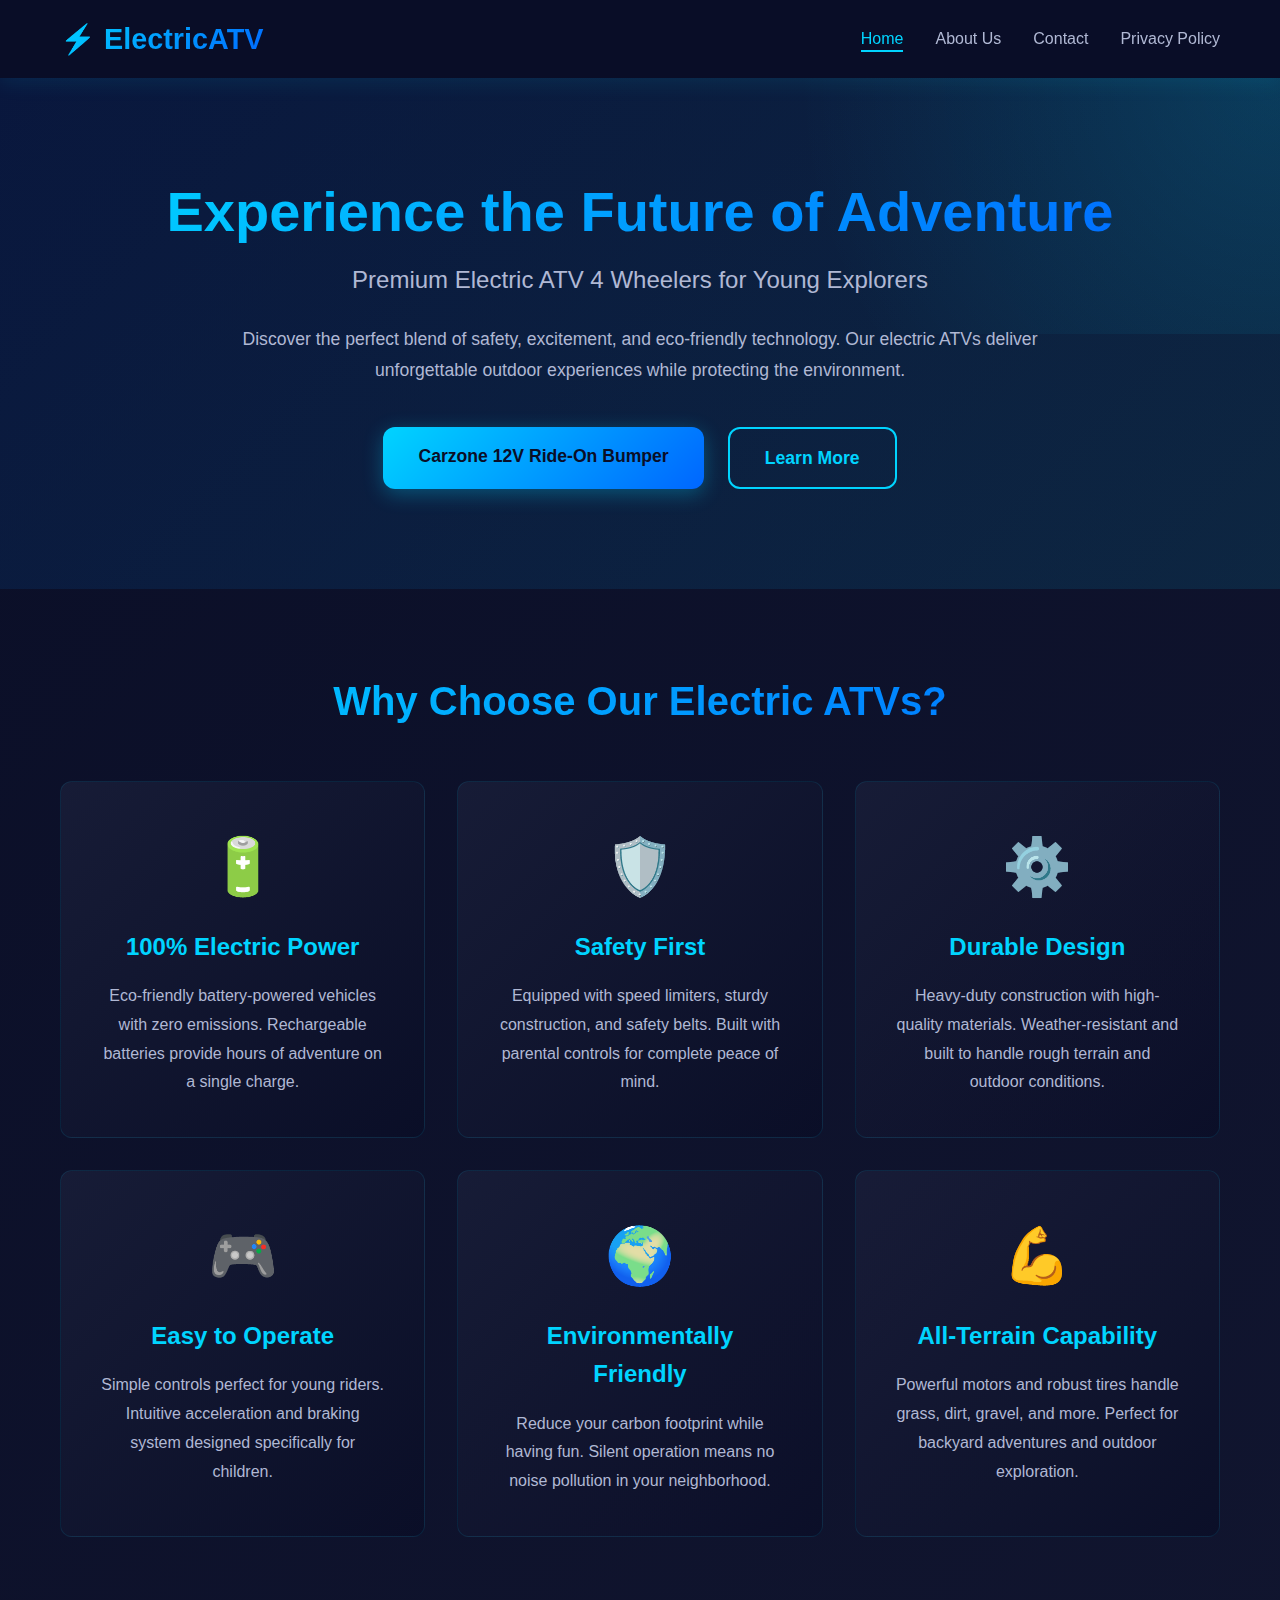
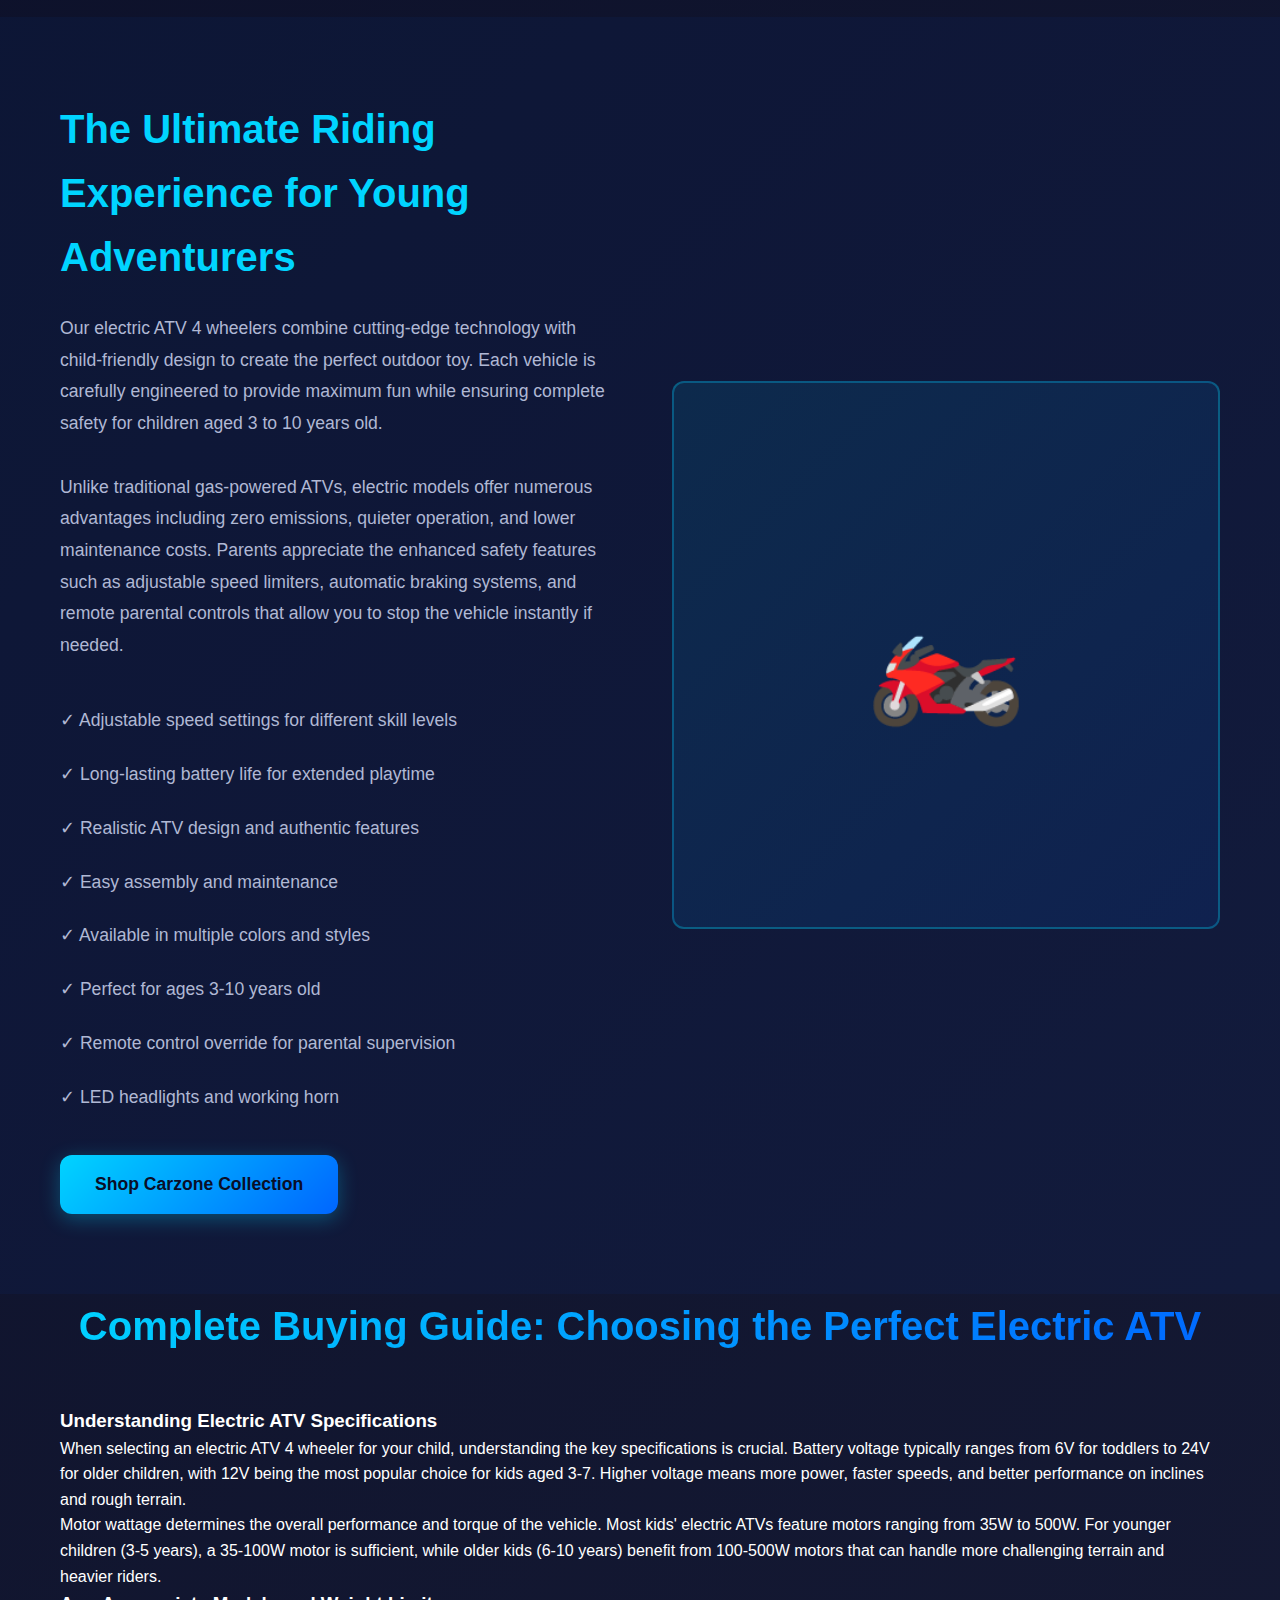
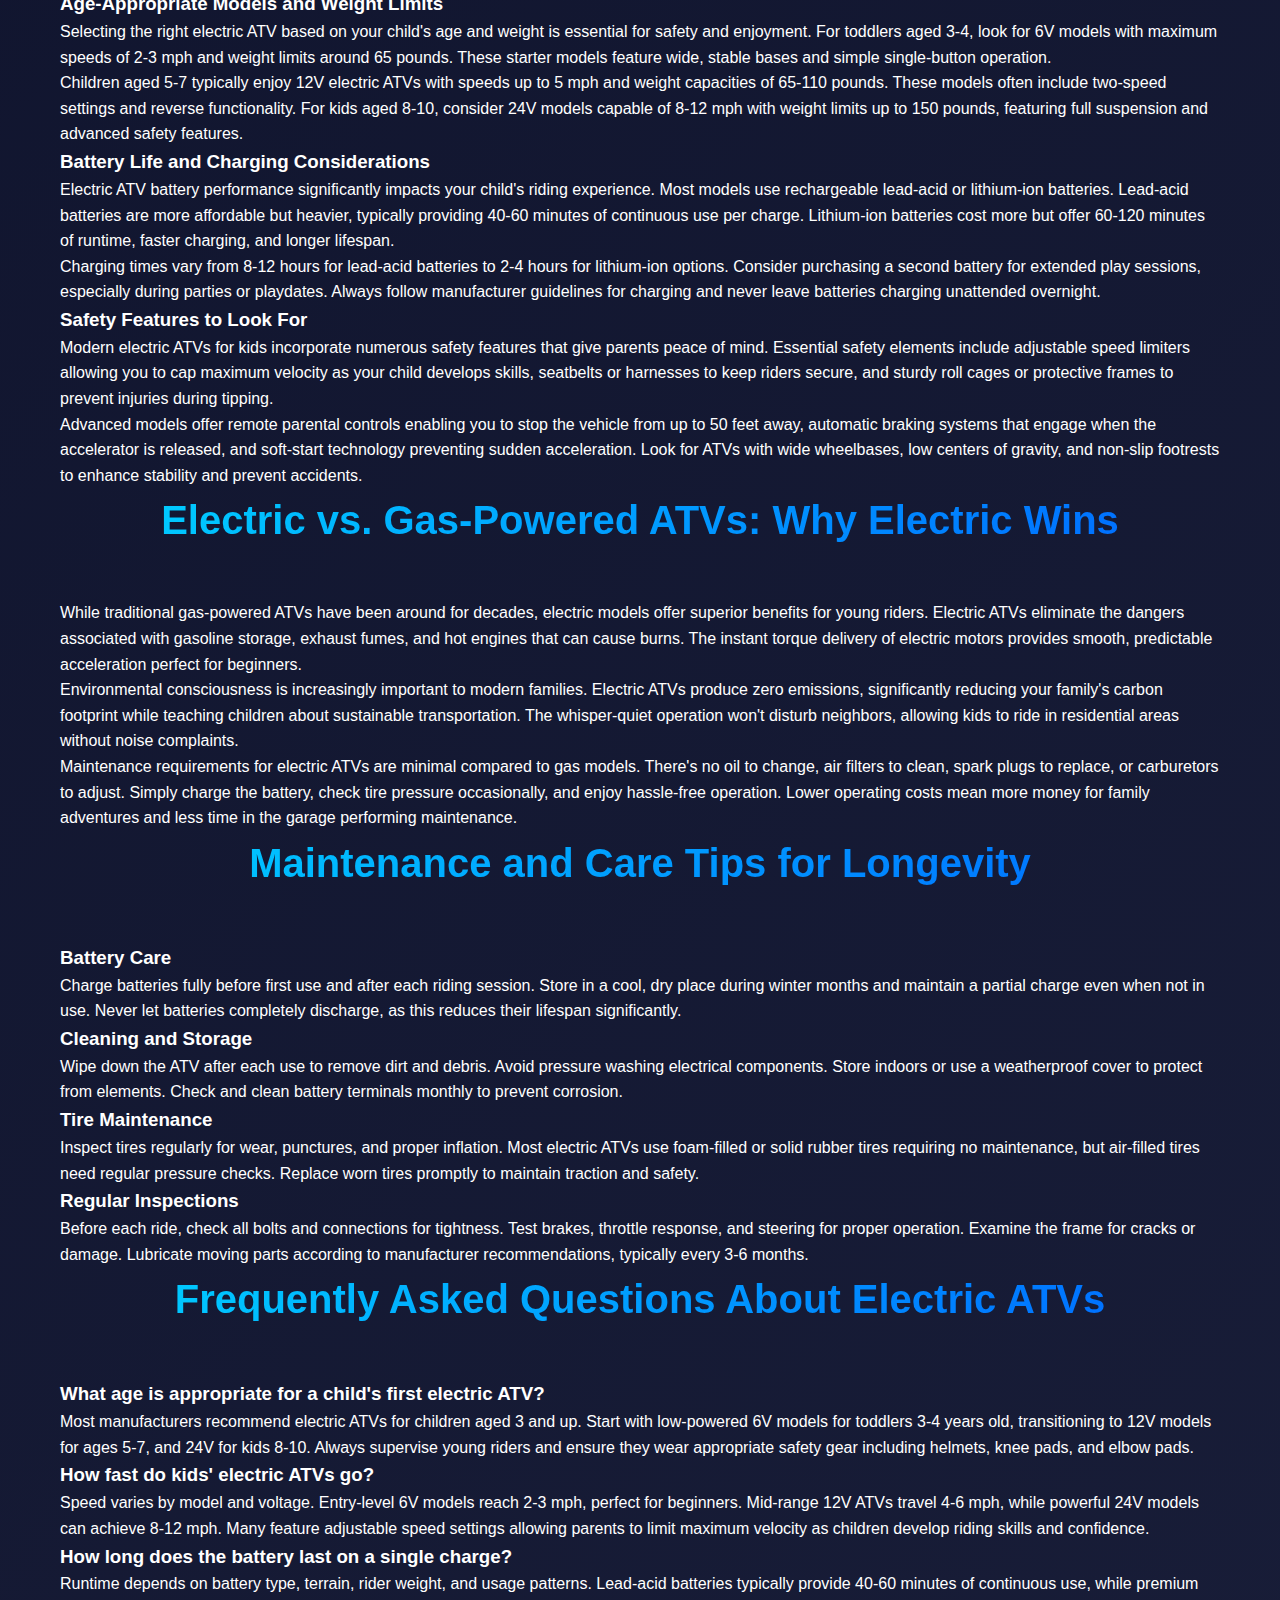
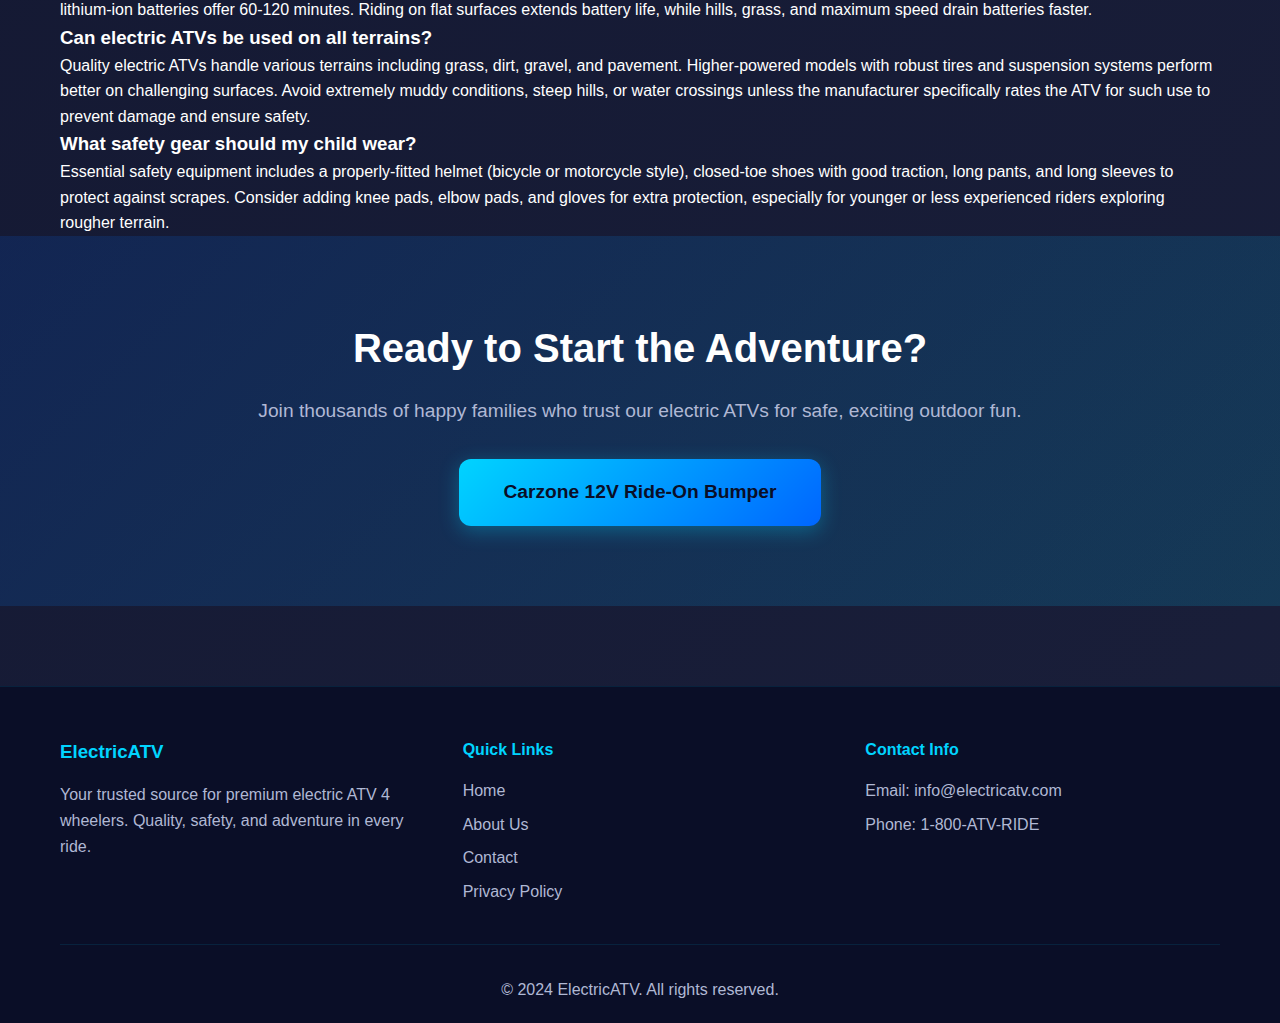
<file: index.html>
<!DOCTYPE html>
<html lang="en">
<head>
    <meta charset="UTF-8">
    <meta name="viewport" content="width=device-width, initial-scale=1.0">
    <meta name="description" content="Discover premium electric ATV 4 wheelers for kids aged 3-10. Safe, durable, eco-friendly ride-on vehicles with parental controls, adjustable speeds, and all-terrain capability. Expert buying guides and safety tips included.">
    <meta name="keywords" content="electric ATV for kids, 4 wheeler ride-on toys, kids electric quad bike, battery powered ATV, children's electric vehicles, ride-on ATV toys, electric 4x4 for kids, best electric ATV 2024, kids outdoor toys, electric ride-on cars">
    <meta name="author" content="Electric ATV Experts">
    <meta name="robots" content="index, follow, max-image-preview:large, max-snippet:-1, max-video-preview:-1">
    <meta name="language" content="English">
    <meta name="revisit-after" content="7 days">
    <link rel="canonical" href="https://electricatv.com/">
    
    <!-- Open Graph / Facebook -->
    <meta property="og:type" content="website">
    <meta property="og:url" content="https://electricatv.com/">
    <meta property="og:title" content="Electric ATV 4 Wheelers | Premium Ride-On Vehicles for Kids 2024">
    <meta property="og:description" content="Safe, eco-friendly electric ATVs for children. Expert reviews, buying guides, and the best deals on battery-powered 4 wheelers for kids aged 3-10.">
    <meta property="og:image" content="https://electricatv.com/images/electric-atv-kids.jpg">
    <meta property="og:site_name" content="ElectricATV">
    
    <!-- Twitter -->
    <meta name="twitter:card" content="summary_large_image">
    <meta name="twitter:url" content="https://electricatv.com/">
    <meta name="twitter:title" content="Electric ATV 4 Wheelers | Premium Ride-On Vehicles for Kids 2024">
    <meta name="twitter:description" content="Safe, eco-friendly electric ATVs for children. Expert reviews, buying guides, and the best deals on battery-powered 4 wheelers.">
    <meta name="twitter:image" content="https://electricatv.com/images/electric-atv-kids.jpg">
    
    <title>Electric ATV 4 Wheelers for Kids | Best Battery Powered Ride-On Toys 2024</title>
    <link rel="stylesheet" href="style.css">
    
    <!-- Structured Data / Schema.org -->
    <script type="application/ld+json">
    {
        "@context": "https://schema.org",
        "@type": "WebSite",
        "name": "ElectricATV",
        "url": "https://electricatv.com/",
        "description": "Premium electric ATV 4 wheelers and ride-on vehicles for kids",
        "publisher": {
            "@type": "Organization",
            "name": "ElectricATV",
            "logo": {
                "@type": "ImageObject",
                "url": "https://electricatv.com/logo.png"
            }
        }
    }
    </script>
    <script type="application/ld+json">
    {
        "@context": "https://schema.org",
        "@type": "Product",
        "name": "Electric ATV 4 Wheeler for Kids",
        "description": "Safe, durable electric ATV 4 wheelers designed for children aged 3-10 years",
        "category": "Ride-On Toys",
        "brand": {
            "@type": "Brand",
            "name": "ElectricATV"
        },
        "offers": {
            "@type": "AggregateOffer",
            "availability": "https://schema.org/InStock",
            "priceCurrency": "USD"
        }
    }
    </script>
</head>
<body>
    <header>
        <nav class="navbar">
            <div class="container">
                <div class="logo">
                    <h1>⚡ ElectricATV</h1>
                </div>
                <ul class="nav-menu">
                    <li><a href="index.html" class="active">Home</a></li>
                    <li><a href="about.html">About Us</a></li>
                    <li><a href="contact.html">Contact</a></li>
                    <li><a href="privacy.html">Privacy Policy</a></li>
                </ul>
                <div class="menu-toggle">
                    <span></span>
                    <span></span>
                    <span></span>
                </div>
            </div>
        </nav>
    </header>

    <main>
        <section class="hero">
            <div class="container">
                <div class="hero-content">
                    <h2>Experience the Future of Adventure</h2>
                    <p class="hero-subtitle">Premium Electric ATV 4 Wheelers for Young Explorers</p>
                    <p class="hero-description">Discover the perfect blend of safety, excitement, and eco-friendly technology. Our electric ATVs deliver unforgettable outdoor experiences while protecting the environment.</p>
                    <div class="cta-buttons">
                        <a href="https://carzonetoys.com/our-collection/ride-on-bumper-cars/" class="btn btn-primary" target="_blank" rel="noopener noreferrer">Carzone 12V Ride-On Bumper</a>
                        <a href="contact.html" class="btn btn-secondary">Learn More</a>
                    </div>
                </div>
            </div>
        </section>

        <section class="features">
            <div class="container">
                <h2 class="section-title">Why Choose Our Electric ATVs?</h2>
                <div class="features-grid">
                    <div class="feature-card">
                        <div class="feature-icon">🔋</div>
                        <h3>100% Electric Power</h3>
                        <p>Eco-friendly battery-powered vehicles with zero emissions. Rechargeable batteries provide hours of adventure on a single charge.</p>
                    </div>
                    <div class="feature-card">
                        <div class="feature-icon">🛡️</div>
                        <h3>Safety First</h3>
                        <p>Equipped with speed limiters, sturdy construction, and safety belts. Built with parental controls for complete peace of mind.</p>
                    </div>
                    <div class="feature-card">
                        <div class="feature-icon">⚙️</div>
                        <h3>Durable Design</h3>
                        <p>Heavy-duty construction with high-quality materials. Weather-resistant and built to handle rough terrain and outdoor conditions.</p>
                    </div>
                    <div class="feature-card">
                        <div class="feature-icon">🎮</div>
                        <h3>Easy to Operate</h3>
                        <p>Simple controls perfect for young riders. Intuitive acceleration and braking system designed specifically for children.</p>
                    </div>
                    <div class="feature-card">
                        <div class="feature-icon">🌍</div>
                        <h3>Environmentally Friendly</h3>
                        <p>Reduce your carbon footprint while having fun. Silent operation means no noise pollution in your neighborhood.</p>
                    </div>
                    <div class="feature-card">
                        <div class="feature-icon">💪</div>
                        <h3>All-Terrain Capability</h3>
                        <p>Powerful motors and robust tires handle grass, dirt, gravel, and more. Perfect for backyard adventures and outdoor exploration.</p>
                    </div>
                </div>
            </div>
        </section>

        <section class="benefits">
            <div class="container">
                <div class="benefits-content">
                    <div class="benefits-text">
                        <h2>The Ultimate Riding Experience for Young Adventurers</h2>
                        <p>Our electric ATV 4 wheelers combine cutting-edge technology with child-friendly design to create the perfect outdoor toy. Each vehicle is carefully engineered to provide maximum fun while ensuring complete safety for children aged 3 to 10 years old.</p>
                        <p>Unlike traditional gas-powered ATVs, electric models offer numerous advantages including zero emissions, quieter operation, and lower maintenance costs. Parents appreciate the enhanced safety features such as adjustable speed limiters, automatic braking systems, and remote parental controls that allow you to stop the vehicle instantly if needed.</p>
                        <ul class="benefits-list">
                            <li>✓ Adjustable speed settings for different skill levels</li>
                            <li>✓ Long-lasting battery life for extended playtime</li>
                            <li>✓ Realistic ATV design and authentic features</li>
                            <li>✓ Easy assembly and maintenance</li>
                            <li>✓ Available in multiple colors and styles</li>
                            <li>✓ Perfect for ages 3-10 years old</li>
                            <li>✓ Remote control override for parental supervision</li>
                            <li>✓ LED headlights and working horn</li>
                        </ul>
                        <a href="https://carzonetoys.com/our-collection/atv-4-wheeler" class="btn btn-primary" target="_blank" rel="noopener noreferrer">Shop Carzone Collection</a>
                    </div>
                    <div class="benefits-image">
                        <div class="image-placeholder">
                            <span>🏍️</span>
                        </div>
                    </div>
                </div>
            </div>
        </section>

        <section class="buying-guide">
            <div class="container">
                <h2 class="section-title">Complete Buying Guide: Choosing the Perfect Electric ATV</h2>
                <div class="guide-content">
                    <article class="guide-section">
                        <h3>Understanding Electric ATV Specifications</h3>
                        <p>When selecting an electric ATV 4 wheeler for your child, understanding the key specifications is crucial. Battery voltage typically ranges from 6V for toddlers to 24V for older children, with 12V being the most popular choice for kids aged 3-7. Higher voltage means more power, faster speeds, and better performance on inclines and rough terrain.</p>
                        <p>Motor wattage determines the overall performance and torque of the vehicle. Most kids' electric ATVs feature motors ranging from 35W to 500W. For younger children (3-5 years), a 35-100W motor is sufficient, while older kids (6-10 years) benefit from 100-500W motors that can handle more challenging terrain and heavier riders.</p>
                    </article>

                    <article class="guide-section">
                        <h3>Age-Appropriate Models and Weight Limits</h3>
                        <p>Selecting the right electric ATV based on your child's age and weight is essential for safety and enjoyment. For toddlers aged 3-4, look for 6V models with maximum speeds of 2-3 mph and weight limits around 65 pounds. These starter models feature wide, stable bases and simple single-button operation.</p>
                        <p>Children aged 5-7 typically enjoy 12V electric ATVs with speeds up to 5 mph and weight capacities of 65-110 pounds. These models often include two-speed settings and reverse functionality. For kids aged 8-10, consider 24V models capable of 8-12 mph with weight limits up to 150 pounds, featuring full suspension and advanced safety features.</p>
                    </article>

                    <article class="guide-section">
                        <h3>Battery Life and Charging Considerations</h3>
                        <p>Electric ATV battery performance significantly impacts your child's riding experience. Most models use rechargeable lead-acid or lithium-ion batteries. Lead-acid batteries are more affordable but heavier, typically providing 40-60 minutes of continuous use per charge. Lithium-ion batteries cost more but offer 60-120 minutes of runtime, faster charging, and longer lifespan.</p>
                        <p>Charging times vary from 8-12 hours for lead-acid batteries to 2-4 hours for lithium-ion options. Consider purchasing a second battery for extended play sessions, especially during parties or playdates. Always follow manufacturer guidelines for charging and never leave batteries charging unattended overnight.</p>
                    </article>

                    <article class="guide-section">
                        <h3>Safety Features to Look For</h3>
                        <p>Modern electric ATVs for kids incorporate numerous safety features that give parents peace of mind. Essential safety elements include adjustable speed limiters allowing you to cap maximum velocity as your child develops skills, seatbelts or harnesses to keep riders secure, and sturdy roll cages or protective frames to prevent injuries during tipping.</p>
                        <p>Advanced models offer remote parental controls enabling you to stop the vehicle from up to 50 feet away, automatic braking systems that engage when the accelerator is released, and soft-start technology preventing sudden acceleration. Look for ATVs with wide wheelbases, low centers of gravity, and non-slip footrests to enhance stability and prevent accidents.</p>
                    </article>
                </div>
            </div>
        </section>

        <section class="comparison">
            <div class="container">
                <h2 class="section-title">Electric vs. Gas-Powered ATVs: Why Electric Wins</h2>
                <div class="comparison-content">
                    <p>While traditional gas-powered ATVs have been around for decades, electric models offer superior benefits for young riders. Electric ATVs eliminate the dangers associated with gasoline storage, exhaust fumes, and hot engines that can cause burns. The instant torque delivery of electric motors provides smooth, predictable acceleration perfect for beginners.</p>
                    <p>Environmental consciousness is increasingly important to modern families. Electric ATVs produce zero emissions, significantly reducing your family's carbon footprint while teaching children about sustainable transportation. The whisper-quiet operation won't disturb neighbors, allowing kids to ride in residential areas without noise complaints.</p>
                    <p>Maintenance requirements for electric ATVs are minimal compared to gas models. There's no oil to change, air filters to clean, spark plugs to replace, or carburetors to adjust. Simply charge the battery, check tire pressure occasionally, and enjoy hassle-free operation. Lower operating costs mean more money for family adventures and less time in the garage performing maintenance.</p>
                </div>
            </div>
        </section>

        <section class="maintenance-tips">
            <div class="container">
                <h2 class="section-title">Maintenance and Care Tips for Longevity</h2>
                <div class="tips-grid">
                    <div class="tip-card">
                        <h3>Battery Care</h3>
                        <p>Charge batteries fully before first use and after each riding session. Store in a cool, dry place during winter months and maintain a partial charge even when not in use. Never let batteries completely discharge, as this reduces their lifespan significantly.</p>
                    </div>
                    <div class="tip-card">
                        <h3>Cleaning and Storage</h3>
                        <p>Wipe down the ATV after each use to remove dirt and debris. Avoid pressure washing electrical components. Store indoors or use a weatherproof cover to protect from elements. Check and clean battery terminals monthly to prevent corrosion.</p>
                    </div>
                    <div class="tip-card">
                        <h3>Tire Maintenance</h3>
                        <p>Inspect tires regularly for wear, punctures, and proper inflation. Most electric ATVs use foam-filled or solid rubber tires requiring no maintenance, but air-filled tires need regular pressure checks. Replace worn tires promptly to maintain traction and safety.</p>
                    </div>
                    <div class="tip-card">
                        <h3>Regular Inspections</h3>
                        <p>Before each ride, check all bolts and connections for tightness. Test brakes, throttle response, and steering for proper operation. Examine the frame for cracks or damage. Lubricate moving parts according to manufacturer recommendations, typically every 3-6 months.</p>
                    </div>
                </div>
            </div>
        </section>

        <section class="faq-section">
            <div class="container">
                <h2 class="section-title">Frequently Asked Questions About Electric ATVs</h2>
                <div class="faq-content">
                    <div class="faq-item">
                        <h3>What age is appropriate for a child's first electric ATV?</h3>
                        <p>Most manufacturers recommend electric ATVs for children aged 3 and up. Start with low-powered 6V models for toddlers 3-4 years old, transitioning to 12V models for ages 5-7, and 24V for kids 8-10. Always supervise young riders and ensure they wear appropriate safety gear including helmets, knee pads, and elbow pads.</p>
                    </div>
                    <div class="faq-item">
                        <h3>How fast do kids' electric ATVs go?</h3>
                        <p>Speed varies by model and voltage. Entry-level 6V models reach 2-3 mph, perfect for beginners. Mid-range 12V ATVs travel 4-6 mph, while powerful 24V models can achieve 8-12 mph. Many feature adjustable speed settings allowing parents to limit maximum velocity as children develop riding skills and confidence.</p>
                    </div>
                    <div class="faq-item">
                        <h3>How long does the battery last on a single charge?</h3>
                        <p>Runtime depends on battery type, terrain, rider weight, and usage patterns. Lead-acid batteries typically provide 40-60 minutes of continuous use, while premium lithium-ion batteries offer 60-120 minutes. Riding on flat surfaces extends battery life, while hills, grass, and maximum speed drain batteries faster.</p>
                    </div>
                    <div class="faq-item">
                        <h3>Can electric ATVs be used on all terrains?</h3>
                        <p>Quality electric ATVs handle various terrains including grass, dirt, gravel, and pavement. Higher-powered models with robust tires and suspension systems perform better on challenging surfaces. Avoid extremely muddy conditions, steep hills, or water crossings unless the manufacturer specifically rates the ATV for such use to prevent damage and ensure safety.</p>
                    </div>
                    <div class="faq-item">
                        <h3>What safety gear should my child wear?</h3>
                        <p>Essential safety equipment includes a properly-fitted helmet (bicycle or motorcycle style), closed-toe shoes with good traction, long pants, and long sleeves to protect against scrapes. Consider adding knee pads, elbow pads, and gloves for extra protection, especially for younger or less experienced riders exploring rougher terrain.</p>
                    </div>
                </div>
            </div>
        </section>

        <section class="cta-section">
            <div class="container">
                <h2>Ready to Start the Adventure?</h2>
                <p>Join thousands of happy families who trust our electric ATVs for safe, exciting outdoor fun.</p>
                <a href="https://carzonetoys.com/our-collection/atv-4-wheeler" class="btn btn-primary btn-large" target="_blank" rel="noopener noreferrer">Carzone 12V Ride-On Bumper</a>
            </div>
        </section>
    </main>

    <footer>
        <div class="container">
            <div class="footer-content">
                <div class="footer-section">
                    <h3>ElectricATV</h3>
                    <p>Your trusted source for premium electric ATV 4 wheelers. Quality, safety, and adventure in every ride.</p>
                </div>
                <div class="footer-section">
                    <h4>Quick Links</h4>
                    <ul>
                        <li><a href="index.html">Home</a></li>
                        <li><a href="about.html">About Us</a></li>
                        <li><a href="contact.html">Contact</a></li>
                        <li><a href="privacy.html">Privacy Policy</a></li>
                    </ul>
                </div>
                <div class="footer-section">
                    <h4>Contact Info</h4>
                    <p>Email: info@electricatv.com</p>
                    <p>Phone: 1-800-ATV-RIDE</p>
                </div>
            </div>
            <div class="footer-bottom">
                <p>&copy; 2024 ElectricATV. All rights reserved.</p>
            </div>
        </div>
    </footer>

    <script>
        const menuToggle = document.querySelector('.menu-toggle');
        const navMenu = document.querySelector('.nav-menu');
        
        menuToggle.addEventListener('click', () => {
            navMenu.classList.toggle('active');
            menuToggle.classList.toggle('active');
        });
    </script>
</body>
</html>
</file>
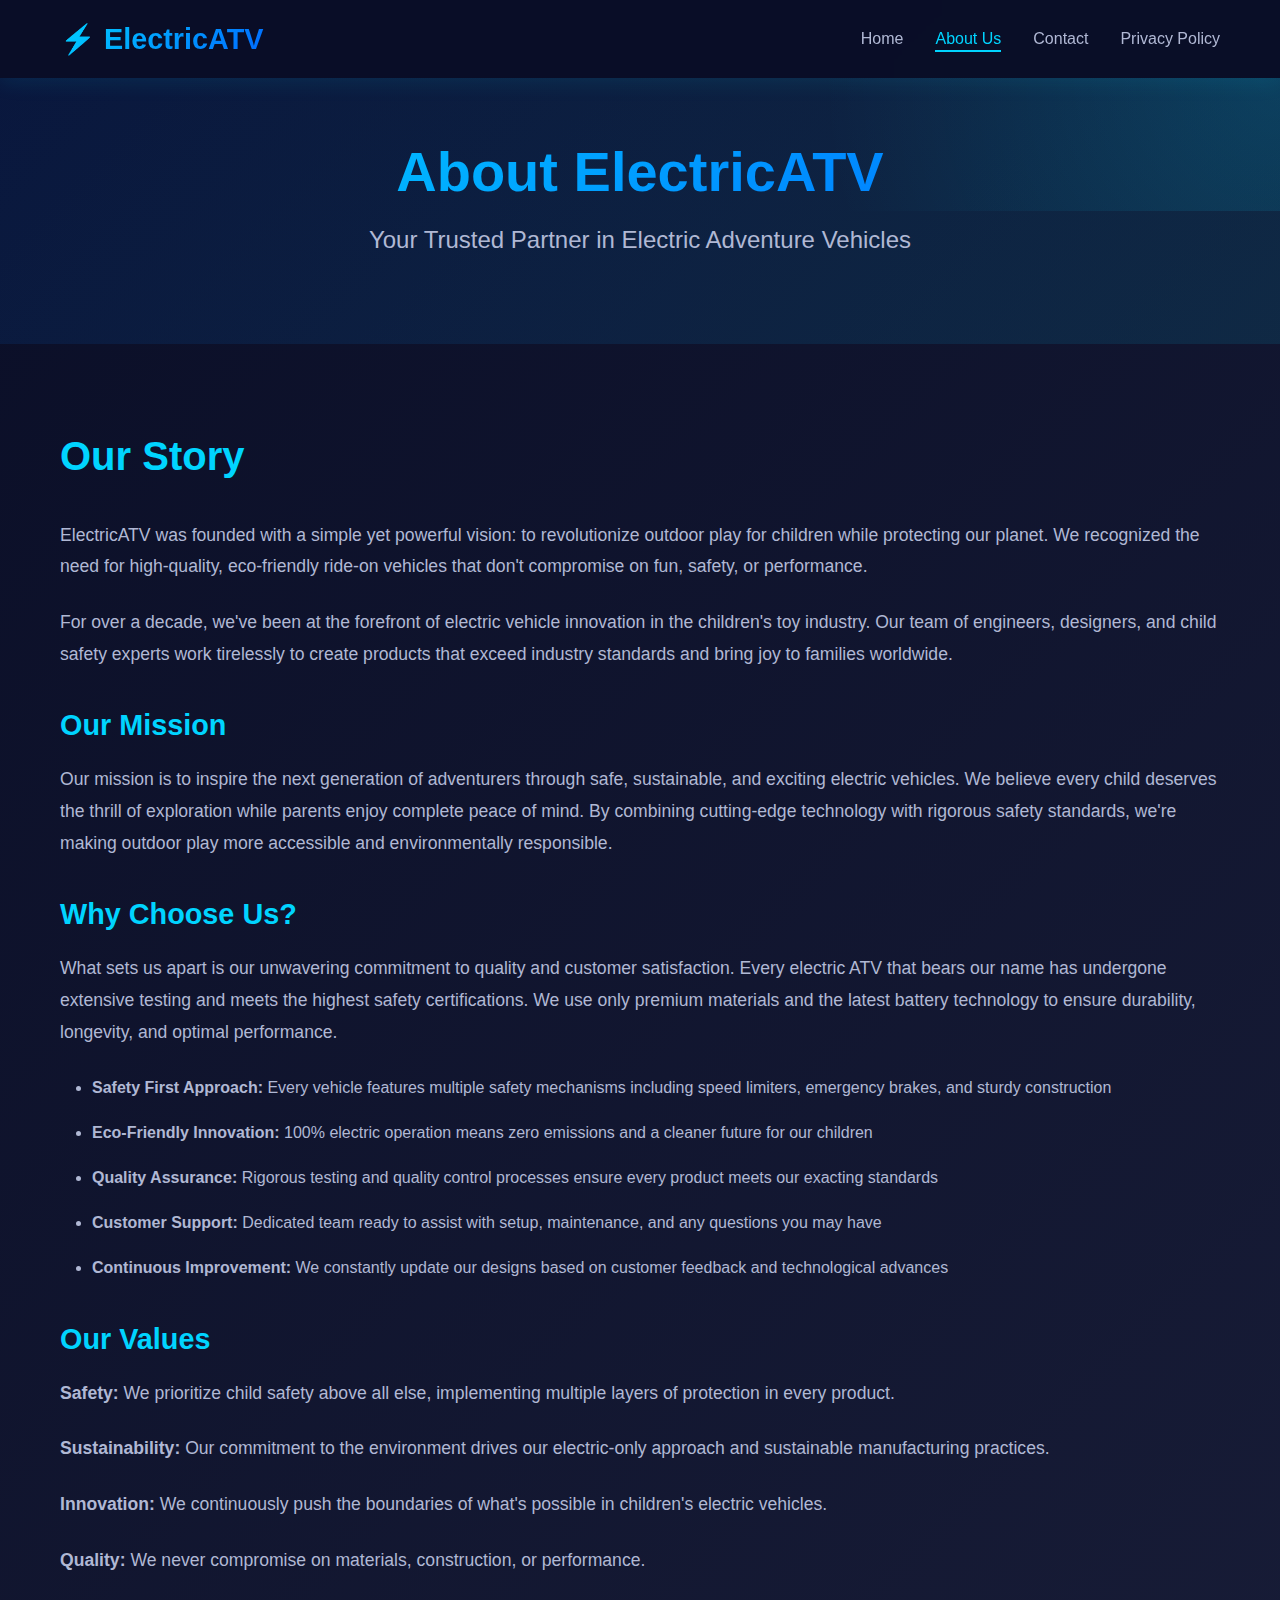
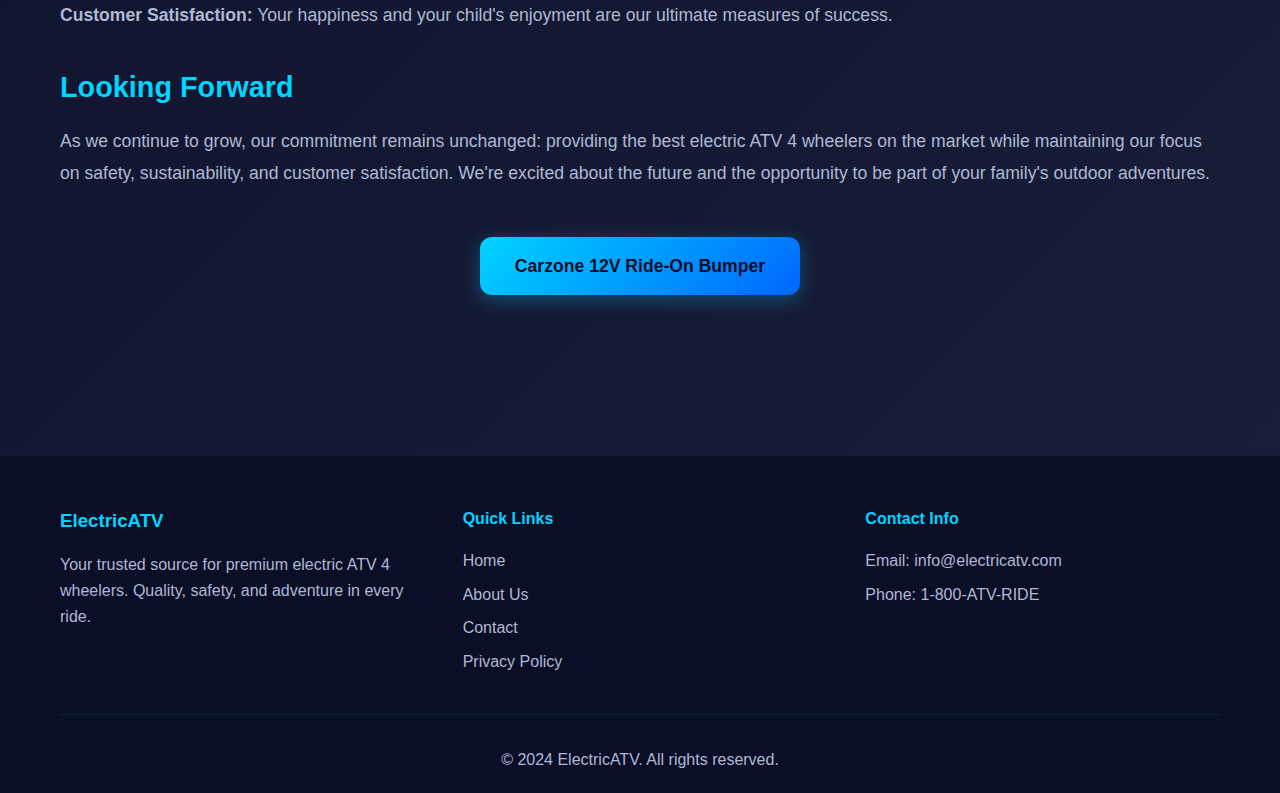
<file: about.html>
<!DOCTYPE html>
<html lang="en">
<head>
    <meta charset="UTF-8">
    <meta name="viewport" content="width=device-width, initial-scale=1.0">
    <meta name="description" content="Learn about our mission to provide safe, high-quality electric ATV 4 wheelers for children. Discover our commitment to innovation and customer satisfaction.">
    <meta name="keywords" content="about electric ATV, company information, kids ride-on vehicles, electric quad bikes">
    <title>About Us | Electric ATV 4 Wheelers</title>
    <link rel="stylesheet" href="style.css">
</head>
<body>
    <header>
        <nav class="navbar">
            <div class="container">
                <div class="logo">
                    <h1>⚡ ElectricATV</h1>
                </div>
                <ul class="nav-menu">
                    <li><a href="index.html">Home</a></li>
                    <li><a href="about.html" class="active">About Us</a></li>
                    <li><a href="contact.html">Contact</a></li>
                    <li><a href="privacy.html">Privacy Policy</a></li>
                </ul>
                <div class="menu-toggle">
                    <span></span>
                    <span></span>
                    <span></span>
                </div>
            </div>
        </nav>
    </header>

    <main>
        <section class="hero" style="padding: 60px 0;">
            <div class="container">
                <h2>About ElectricATV</h2>
                <p class="hero-subtitle">Your Trusted Partner in Electric Adventure Vehicles</p>
            </div>
        </section>

        <section class="content-section">
            <div class="container">
                <h2>Our Story</h2>
                <p>ElectricATV was founded with a simple yet powerful vision: to revolutionize outdoor play for children while protecting our planet. We recognized the need for high-quality, eco-friendly ride-on vehicles that don't compromise on fun, safety, or performance.</p>
                
                <p>For over a decade, we've been at the forefront of electric vehicle innovation in the children's toy industry. Our team of engineers, designers, and child safety experts work tirelessly to create products that exceed industry standards and bring joy to families worldwide.</p>

                <h3>Our Mission</h3>
                <p>Our mission is to inspire the next generation of adventurers through safe, sustainable, and exciting electric vehicles. We believe every child deserves the thrill of exploration while parents enjoy complete peace of mind. By combining cutting-edge technology with rigorous safety standards, we're making outdoor play more accessible and environmentally responsible.</p>

                <h3>Why Choose Us?</h3>
                <p>What sets us apart is our unwavering commitment to quality and customer satisfaction. Every electric ATV that bears our name has undergone extensive testing and meets the highest safety certifications. We use only premium materials and the latest battery technology to ensure durability, longevity, and optimal performance.</p>

                <ul>
                    <li><strong>Safety First Approach:</strong> Every vehicle features multiple safety mechanisms including speed limiters, emergency brakes, and sturdy construction</li>
                    <li><strong>Eco-Friendly Innovation:</strong> 100% electric operation means zero emissions and a cleaner future for our children</li>
                    <li><strong>Quality Assurance:</strong> Rigorous testing and quality control processes ensure every product meets our exacting standards</li>
                    <li><strong>Customer Support:</strong> Dedicated team ready to assist with setup, maintenance, and any questions you may have</li>
                    <li><strong>Continuous Improvement:</strong> We constantly update our designs based on customer feedback and technological advances</li>
                </ul>

                <h3>Our Values</h3>
                <p><strong>Safety:</strong> We prioritize child safety above all else, implementing multiple layers of protection in every product.</p>
                
                <p><strong>Sustainability:</strong> Our commitment to the environment drives our electric-only approach and sustainable manufacturing practices.</p>
                
                <p><strong>Innovation:</strong> We continuously push the boundaries of what's possible in children's electric vehicles.</p>
                
                <p><strong>Quality:</strong> We never compromise on materials, construction, or performance.</p>
                
                <p><strong>Customer Satisfaction:</strong> Your happiness and your child's enjoyment are our ultimate measures of success.</p>

                <h3>Looking Forward</h3>
                <p>As we continue to grow, our commitment remains unchanged: providing the best electric ATV 4 wheelers on the market while maintaining our focus on safety, sustainability, and customer satisfaction. We're excited about the future and the opportunity to be part of your family's outdoor adventures.</p>

                <div style="text-align: center; margin-top: 3rem;">
                    <a href="https://carzonetoys.com/our-collection/atv-4-wheeler" class="btn btn-primary" target="_blank" rel="noopener noreferrer">Carzone 12V Ride-On Bumper</a>
                </div>
            </div>
        </section>
    </main>

    <footer>
        <div class="container">
            <div class="footer-content">
                <div class="footer-section">
                    <h3>ElectricATV</h3>
                    <p>Your trusted source for premium electric ATV 4 wheelers. Quality, safety, and adventure in every ride.</p>
                </div>
                <div class="footer-section">
                    <h4>Quick Links</h4>
                    <ul>
                        <li><a href="index.html">Home</a></li>
                        <li><a href="about.html">About Us</a></li>
                        <li><a href="contact.html">Contact</a></li>
                        <li><a href="privacy.html">Privacy Policy</a></li>
                    </ul>
                </div>
                <div class="footer-section">
                    <h4>Contact Info</h4>
                    <p>Email: info@electricatv.com</p>
                    <p>Phone: 1-800-ATV-RIDE</p>
                </div>
            </div>
            <div class="footer-bottom">
                <p>&copy; 2024 ElectricATV. All rights reserved.</p>
            </div>
        </div>
    </footer>

    <script>
        const menuToggle = document.querySelector('.menu-toggle');
        const navMenu = document.querySelector('.nav-menu');
        
        menuToggle.addEventListener('click', () => {
            navMenu.classList.toggle('active');
            menuToggle.classList.toggle('active');
        });
    </script>
</body>
</html>
</file>
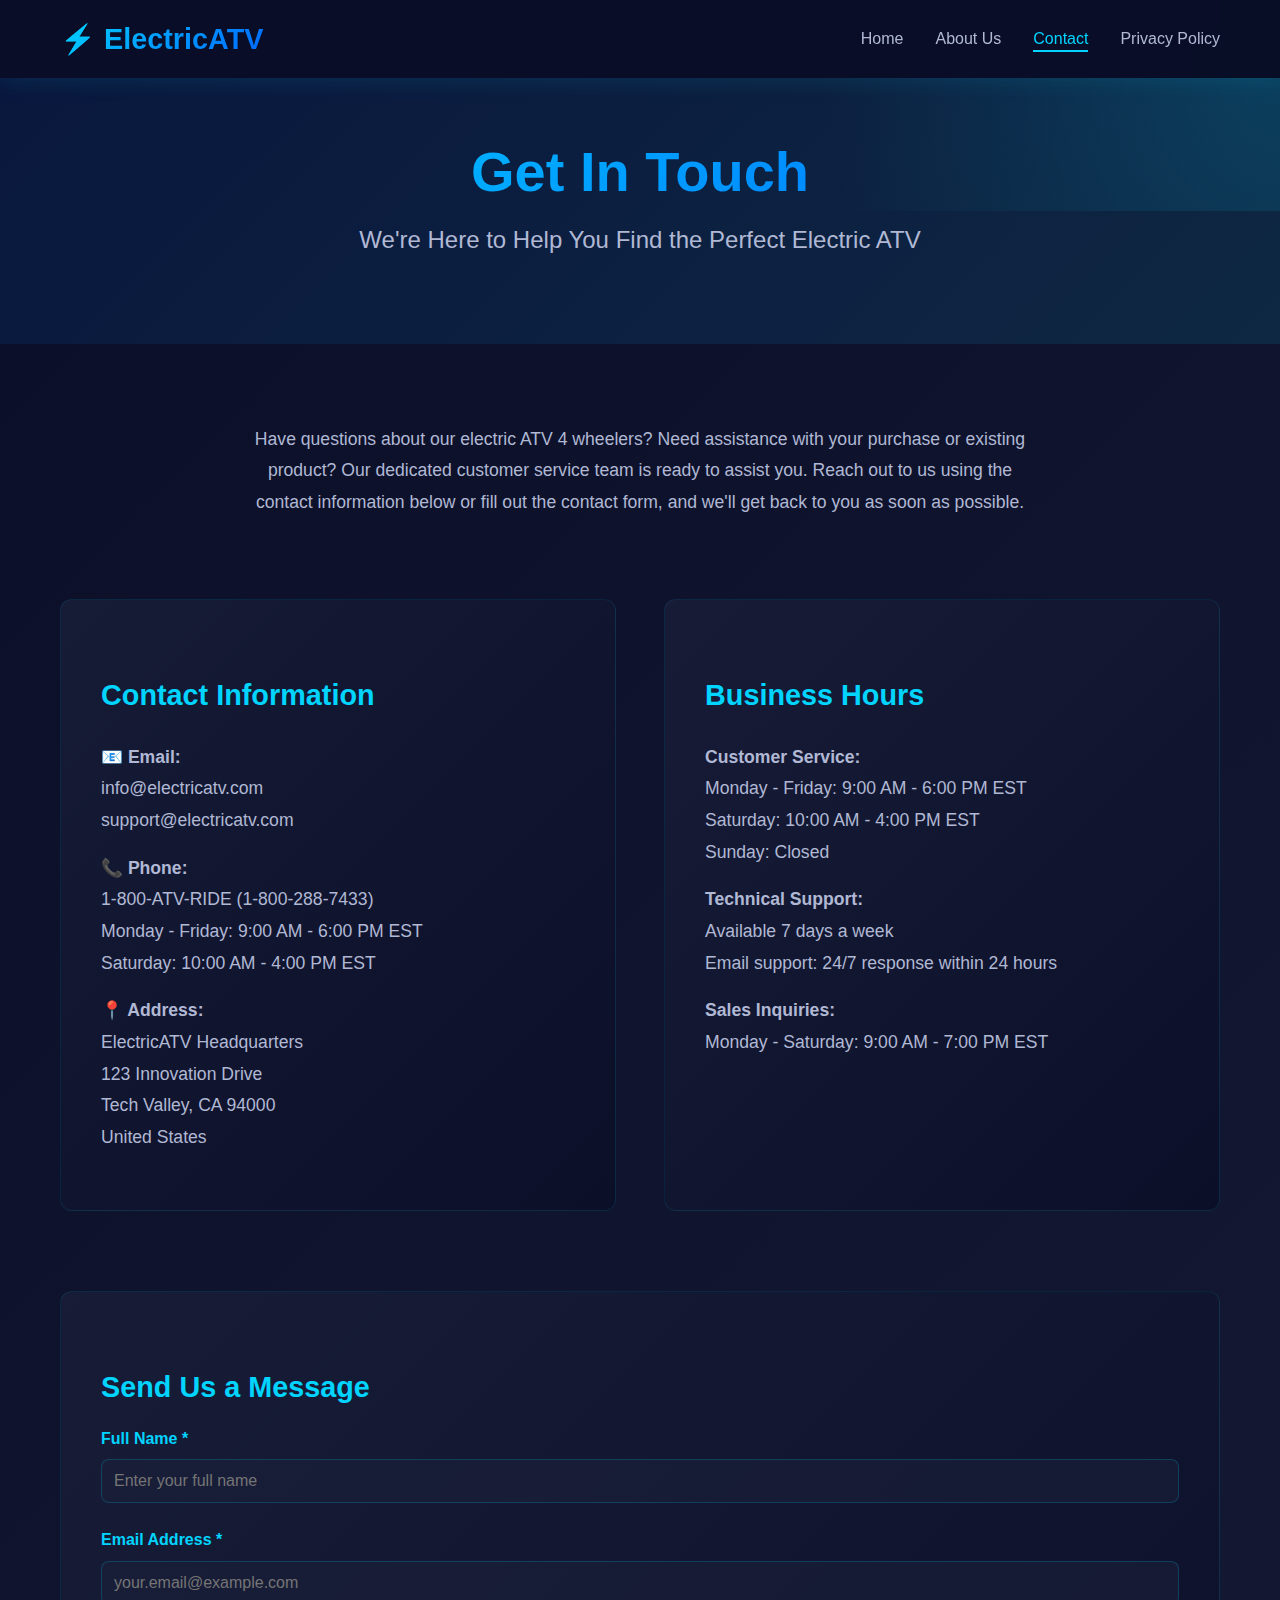
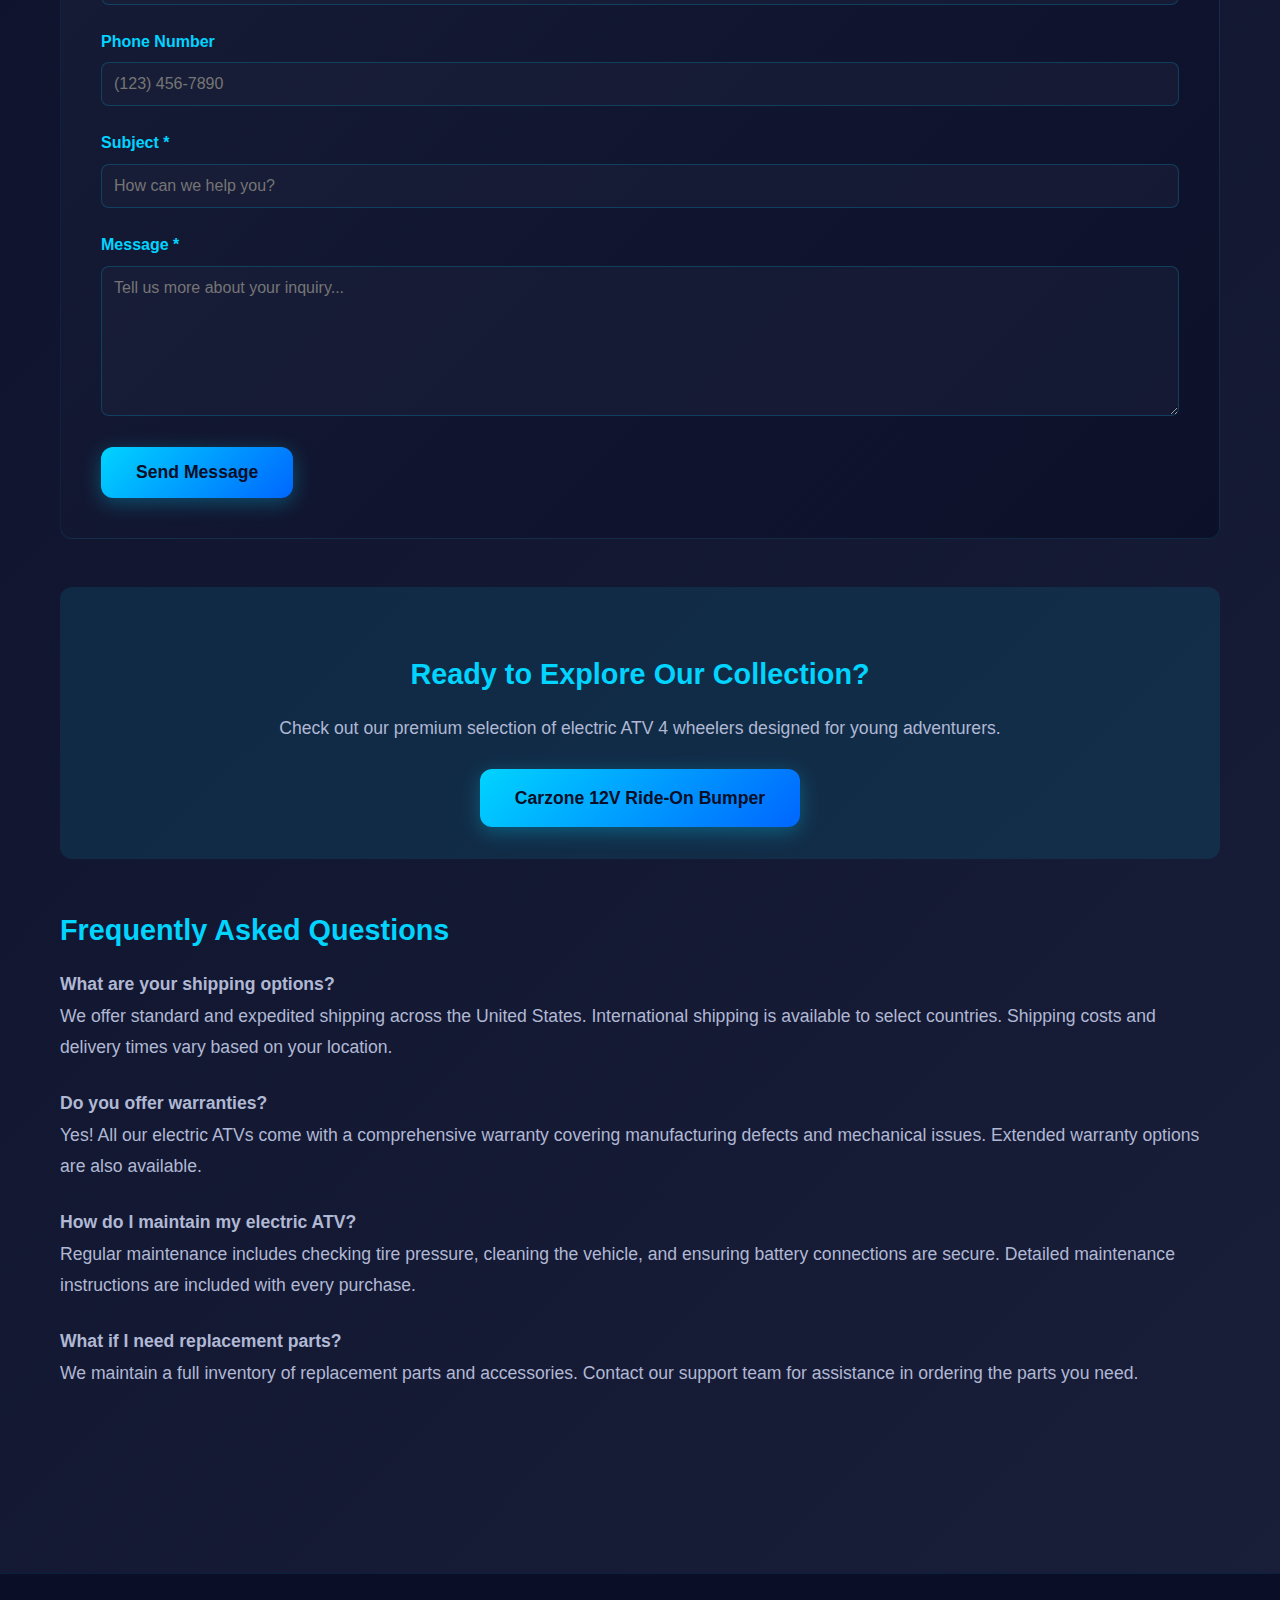
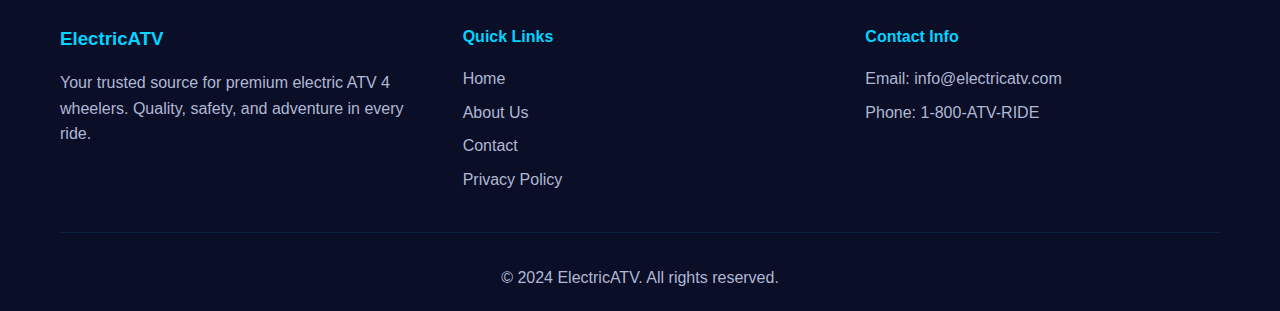
<file: contact.html>
<!DOCTYPE html>
<html lang="en">
<head>
    <meta charset="UTF-8">
    <meta name="viewport" content="width=device-width, initial-scale=1.0">
    <meta name="description" content="Contact ElectricATV for questions about our electric ATV 4 wheelers. Our customer service team is ready to assist you with product information and support.">
    <meta name="keywords" content="contact electric ATV, customer support, ATV questions, ride-on vehicle support">
    <title>Contact Us | Electric ATV 4 Wheelers</title>
    <link rel="stylesheet" href="style.css">
</head>
<body>
    <header>
        <nav class="navbar">
            <div class="container">
                <div class="logo">
                    <h1>⚡ ElectricATV</h1>
                </div>
                <ul class="nav-menu">
                    <li><a href="index.html">Home</a></li>
                    <li><a href="about.html">About Us</a></li>
                    <li><a href="contact.html" class="active">Contact</a></li>
                    <li><a href="privacy.html">Privacy Policy</a></li>
                </ul>
                <div class="menu-toggle">
                    <span></span>
                    <span></span>
                    <span></span>
                </div>
            </div>
        </nav>
    </header>

    <main>
        <section class="hero" style="padding: 60px 0;">
            <div class="container">
                <h2>Get In Touch</h2>
                <p class="hero-subtitle">We're Here to Help You Find the Perfect Electric ATV</p>
            </div>
        </section>

        <section class="content-section">
            <div class="container">
                <p style="text-align: center; max-width: 800px; margin: 0 auto 3rem;">Have questions about our electric ATV 4 wheelers? Need assistance with your purchase or existing product? Our dedicated customer service team is ready to assist you. Reach out to us using the contact information below or fill out the contact form, and we'll get back to you as soon as possible.</p>

                <div style="display: grid; grid-template-columns: 1fr 1fr; gap: 3rem; margin-bottom: 3rem;">
                    <div class="contact-info">
                        <h3>Contact Information</h3>
                        <p><strong>📧 Email:</strong><br>info@electricatv.com<br>support@electricatv.com</p>
                        <p><strong>📞 Phone:</strong><br>1-800-ATV-RIDE (1-800-288-7433)<br>Monday - Friday: 9:00 AM - 6:00 PM EST<br>Saturday: 10:00 AM - 4:00 PM EST</p>
                        <p><strong>📍 Address:</strong><br>ElectricATV Headquarters<br>123 Innovation Drive<br>Tech Valley, CA 94000<br>United States</p>
                    </div>

                    <div class="contact-info">
                        <h3>Business Hours</h3>
                        <p><strong>Customer Service:</strong><br>Monday - Friday: 9:00 AM - 6:00 PM EST<br>Saturday: 10:00 AM - 4:00 PM EST<br>Sunday: Closed</p>
                        <p><strong>Technical Support:</strong><br>Available 7 days a week<br>Email support: 24/7 response within 24 hours</p>
                        <p><strong>Sales Inquiries:</strong><br>Monday - Saturday: 9:00 AM - 7:00 PM EST</p>
                    </div>
                </div>

                <div class="contact-form">
                    <h3>Send Us a Message</h3>
                    <form id="contactForm" onsubmit="return handleSubmit(event)">
                        <div class="form-group">
                            <label for="name">Full Name *</label>
                            <input type="text" id="name" name="name" required placeholder="Enter your full name">
                        </div>

                        <div class="form-group">
                            <label for="email">Email Address *</label>
                            <input type="email" id="email" name="email" required placeholder="your.email@example.com">
                        </div>

                        <div class="form-group">
                            <label for="phone">Phone Number</label>
                            <input type="tel" id="phone" name="phone" placeholder="(123) 456-7890">
                        </div>

                        <div class="form-group">
                            <label for="subject">Subject *</label>
                            <input type="text" id="subject" name="subject" required placeholder="How can we help you?">
                        </div>

                        <div class="form-group">
                            <label for="message">Message *</label>
                            <textarea id="message" name="message" required placeholder="Tell us more about your inquiry..."></textarea>
                        </div>

                        <button type="submit" class="btn btn-primary">Send Message</button>
                    </form>
                </div>

                <div style="text-align: center; margin-top: 3rem; padding: 2rem; background: rgba(0, 212, 255, 0.1); border-radius: 12px;">
                    <h3 style="color: var(--primary-color); margin-bottom: 1rem;">Ready to Explore Our Collection?</h3>
                    <p style="margin-bottom: 1.5rem;">Check out our premium selection of electric ATV 4 wheelers designed for young adventurers.</p>
                    <a href="https://carzonetoys.com/our-collection/atv-4-wheeler" class="btn btn-primary" target="_blank" rel="noopener noreferrer">Carzone 12V Ride-On Bumper</a>
                </div>

                <div style="margin-top: 3rem;">
                    <h3>Frequently Asked Questions</h3>
                    <p><strong>What are your shipping options?</strong><br>We offer standard and expedited shipping across the United States. International shipping is available to select countries. Shipping costs and delivery times vary based on your location.</p>
                    
                    <p><strong>Do you offer warranties?</strong><br>Yes! All our electric ATVs come with a comprehensive warranty covering manufacturing defects and mechanical issues. Extended warranty options are also available.</p>
                    
                    <p><strong>How do I maintain my electric ATV?</strong><br>Regular maintenance includes checking tire pressure, cleaning the vehicle, and ensuring battery connections are secure. Detailed maintenance instructions are included with every purchase.</p>
                    
                    <p><strong>What if I need replacement parts?</strong><br>We maintain a full inventory of replacement parts and accessories. Contact our support team for assistance in ordering the parts you need.</p>
                </div>
            </div>
        </section>
    </main>

    <footer>
        <div class="container">
            <div class="footer-content">
                <div class="footer-section">
                    <h3>ElectricATV</h3>
                    <p>Your trusted source for premium electric ATV 4 wheelers. Quality, safety, and adventure in every ride.</p>
                </div>
                <div class="footer-section">
                    <h4>Quick Links</h4>
                    <ul>
                        <li><a href="index.html">Home</a></li>
                        <li><a href="about.html">About Us</a></li>
                        <li><a href="contact.html">Contact</a></li>
                        <li><a href="privacy.html">Privacy Policy</a></li>
                    </ul>
                </div>
                <div class="footer-section">
                    <h4>Contact Info</h4>
                    <p>Email: info@electricatv.com</p>
                    <p>Phone: 1-800-ATV-RIDE</p>
                </div>
            </div>
            <div class="footer-bottom">
                <p>&copy; 2024 ElectricATV. All rights reserved.</p>
            </div>
        </div>
    </footer>

    <script>
        const menuToggle = document.querySelector('.menu-toggle');
        const navMenu = document.querySelector('.nav-menu');
        
        menuToggle.addEventListener('click', () => {
            navMenu.classList.toggle('active');
            menuToggle.classList.toggle('active');
        });

        function handleSubmit(event) {
            event.preventDefault();
            alert('Thank you for your message! We will get back to you as soon as possible.');
            document.getElementById('contactForm').reset();
            return false;
        }
    </script>
</body>
</html>
</file>
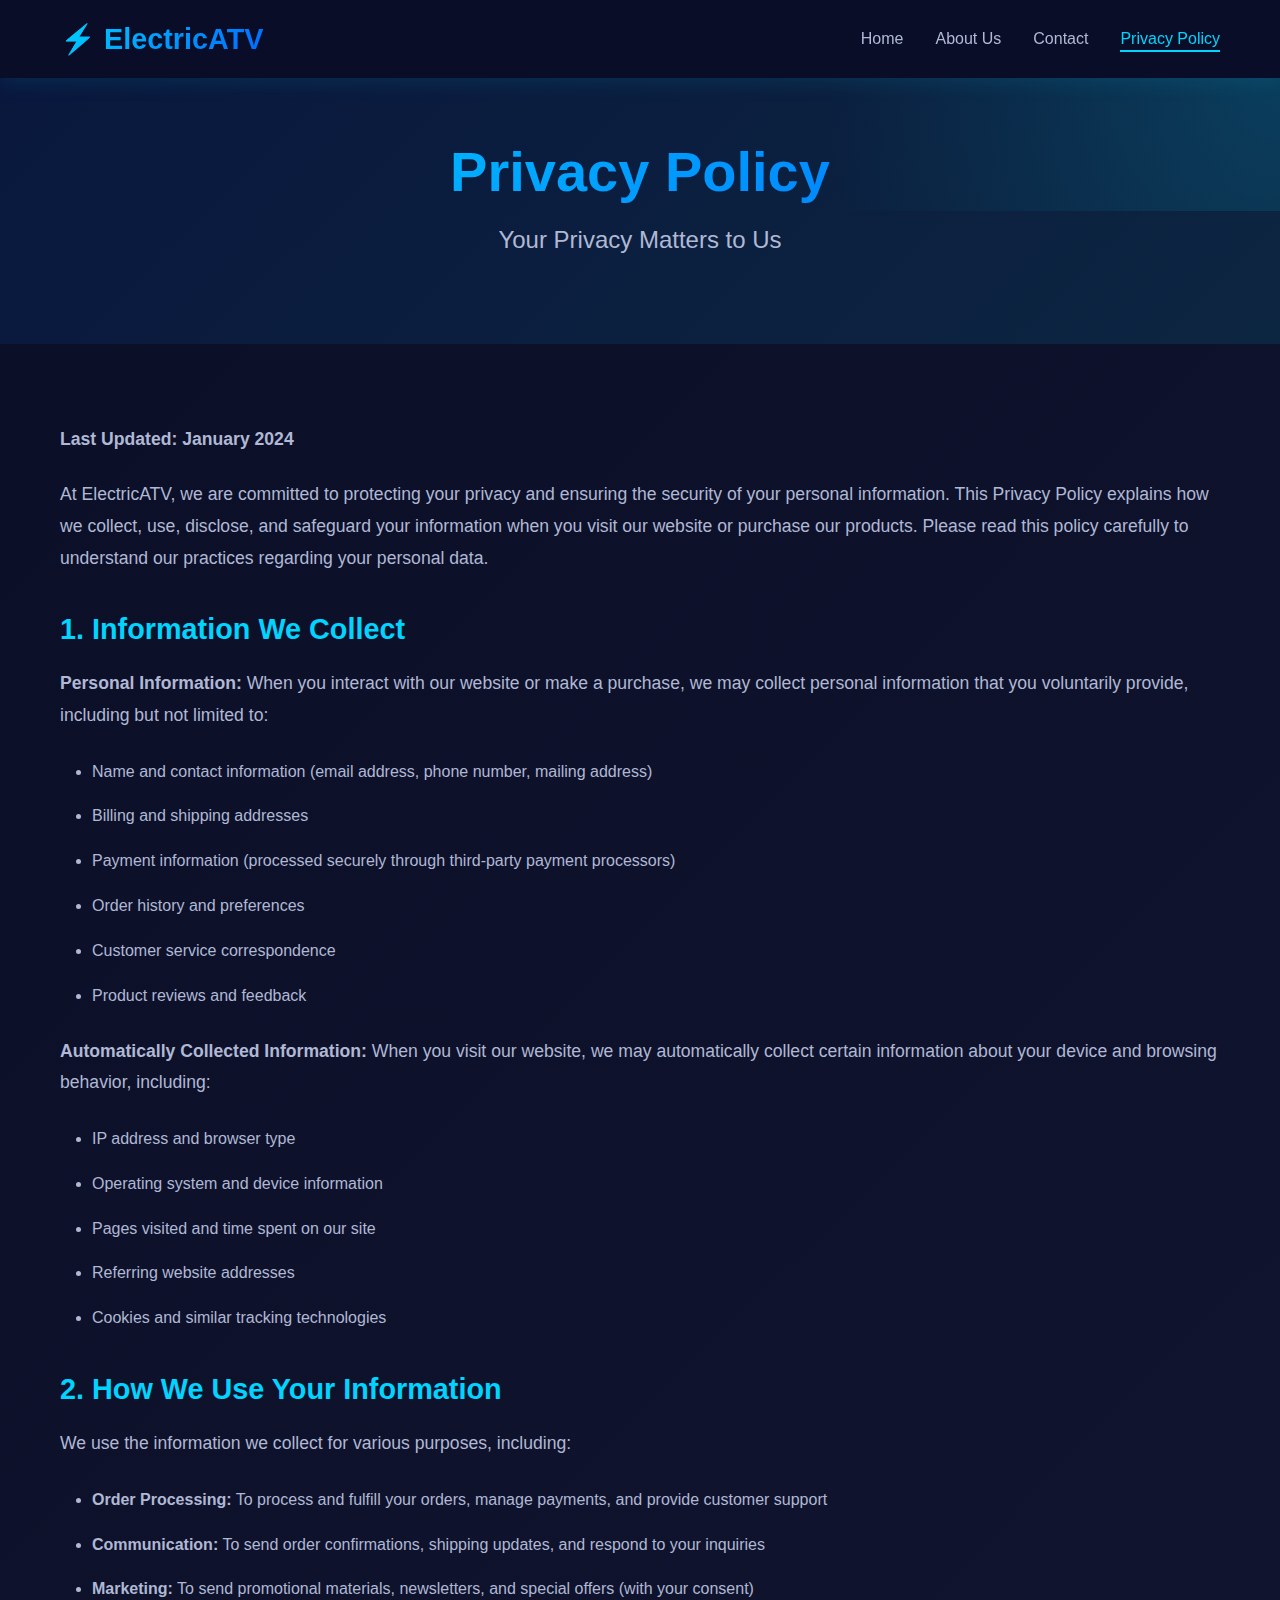
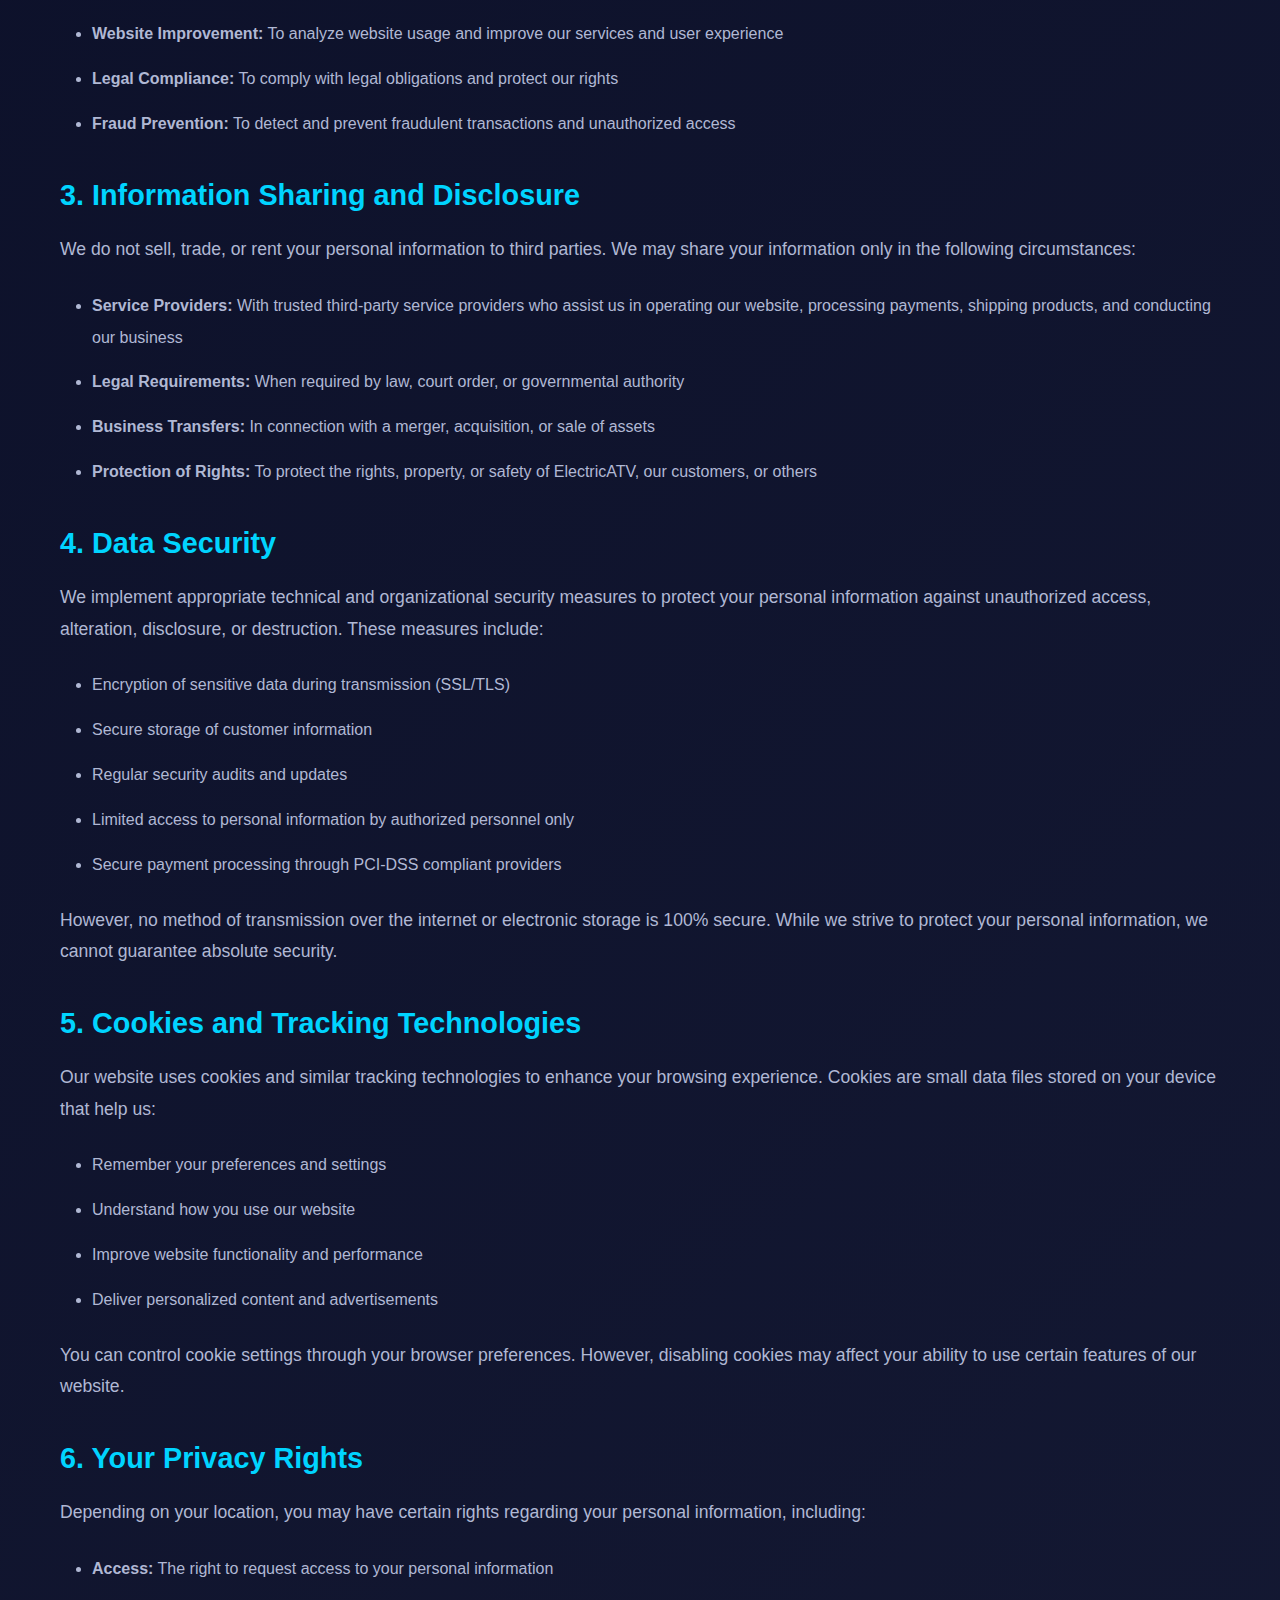
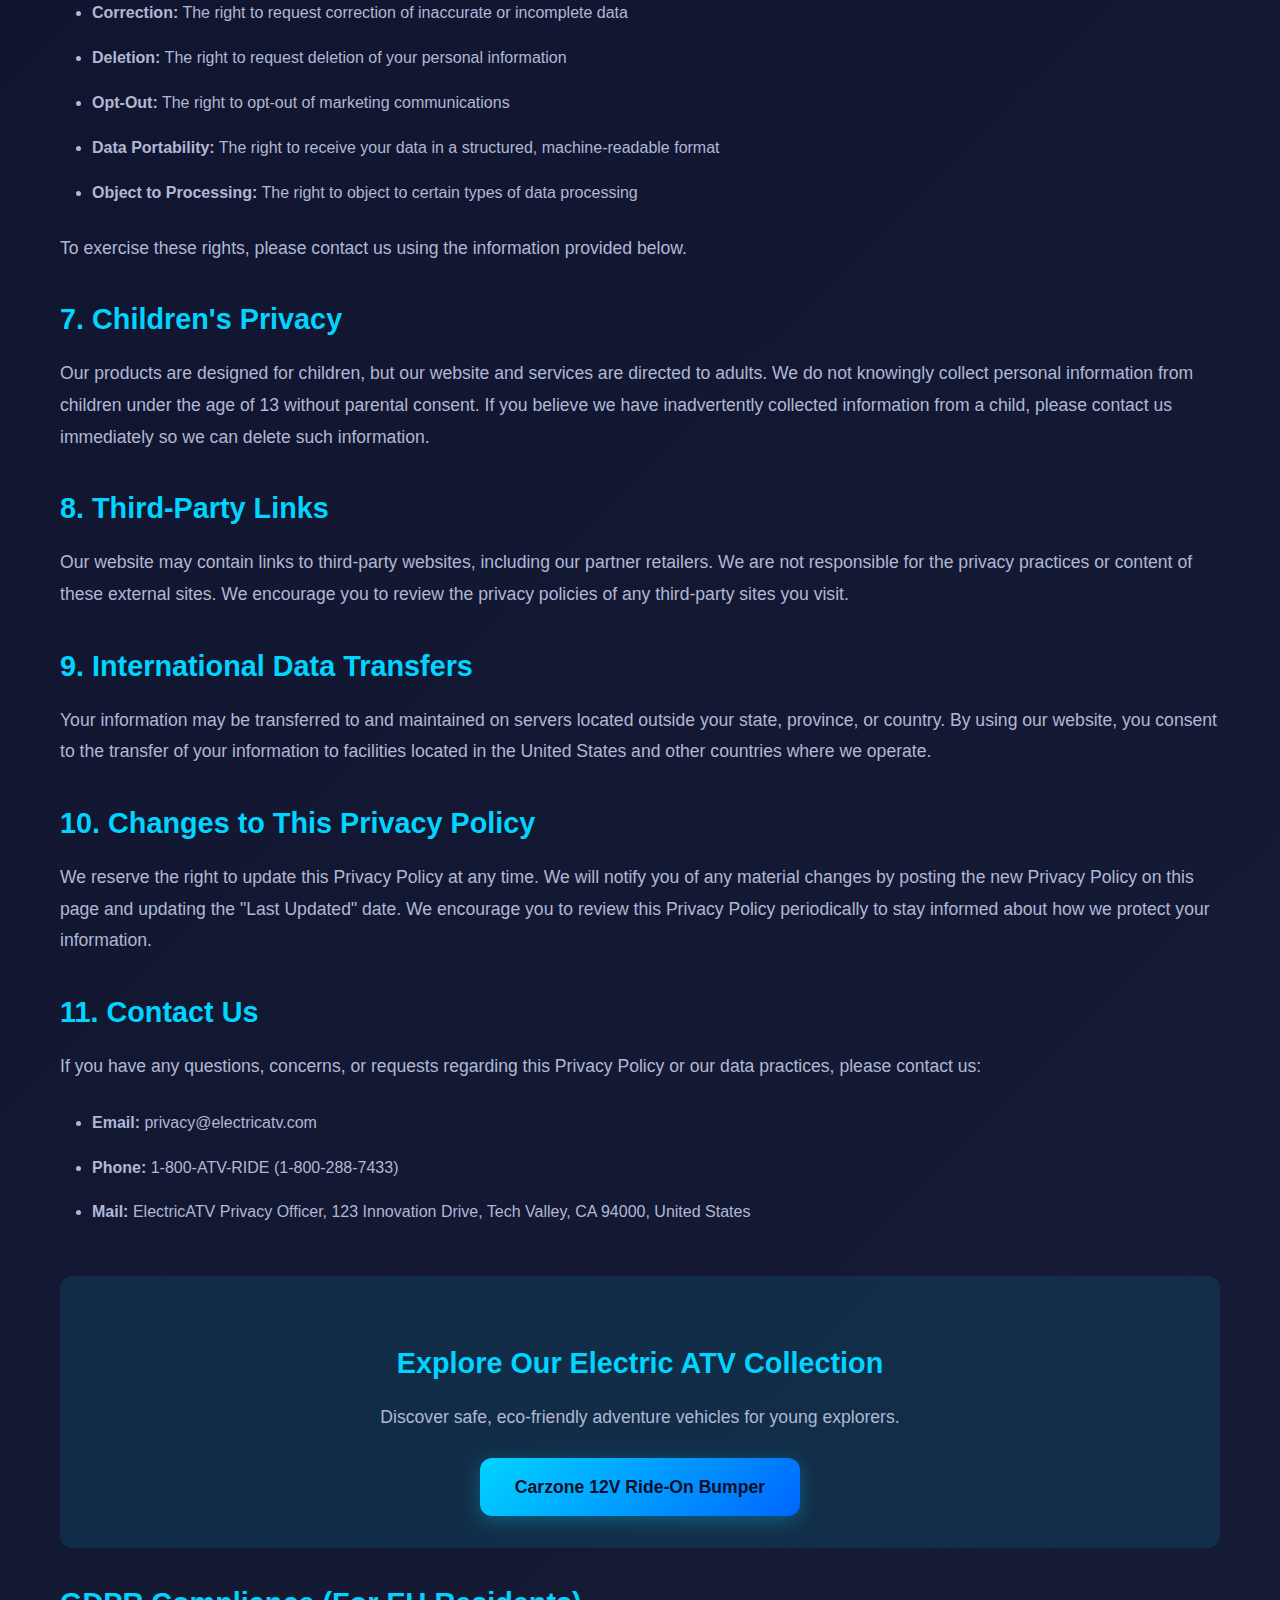
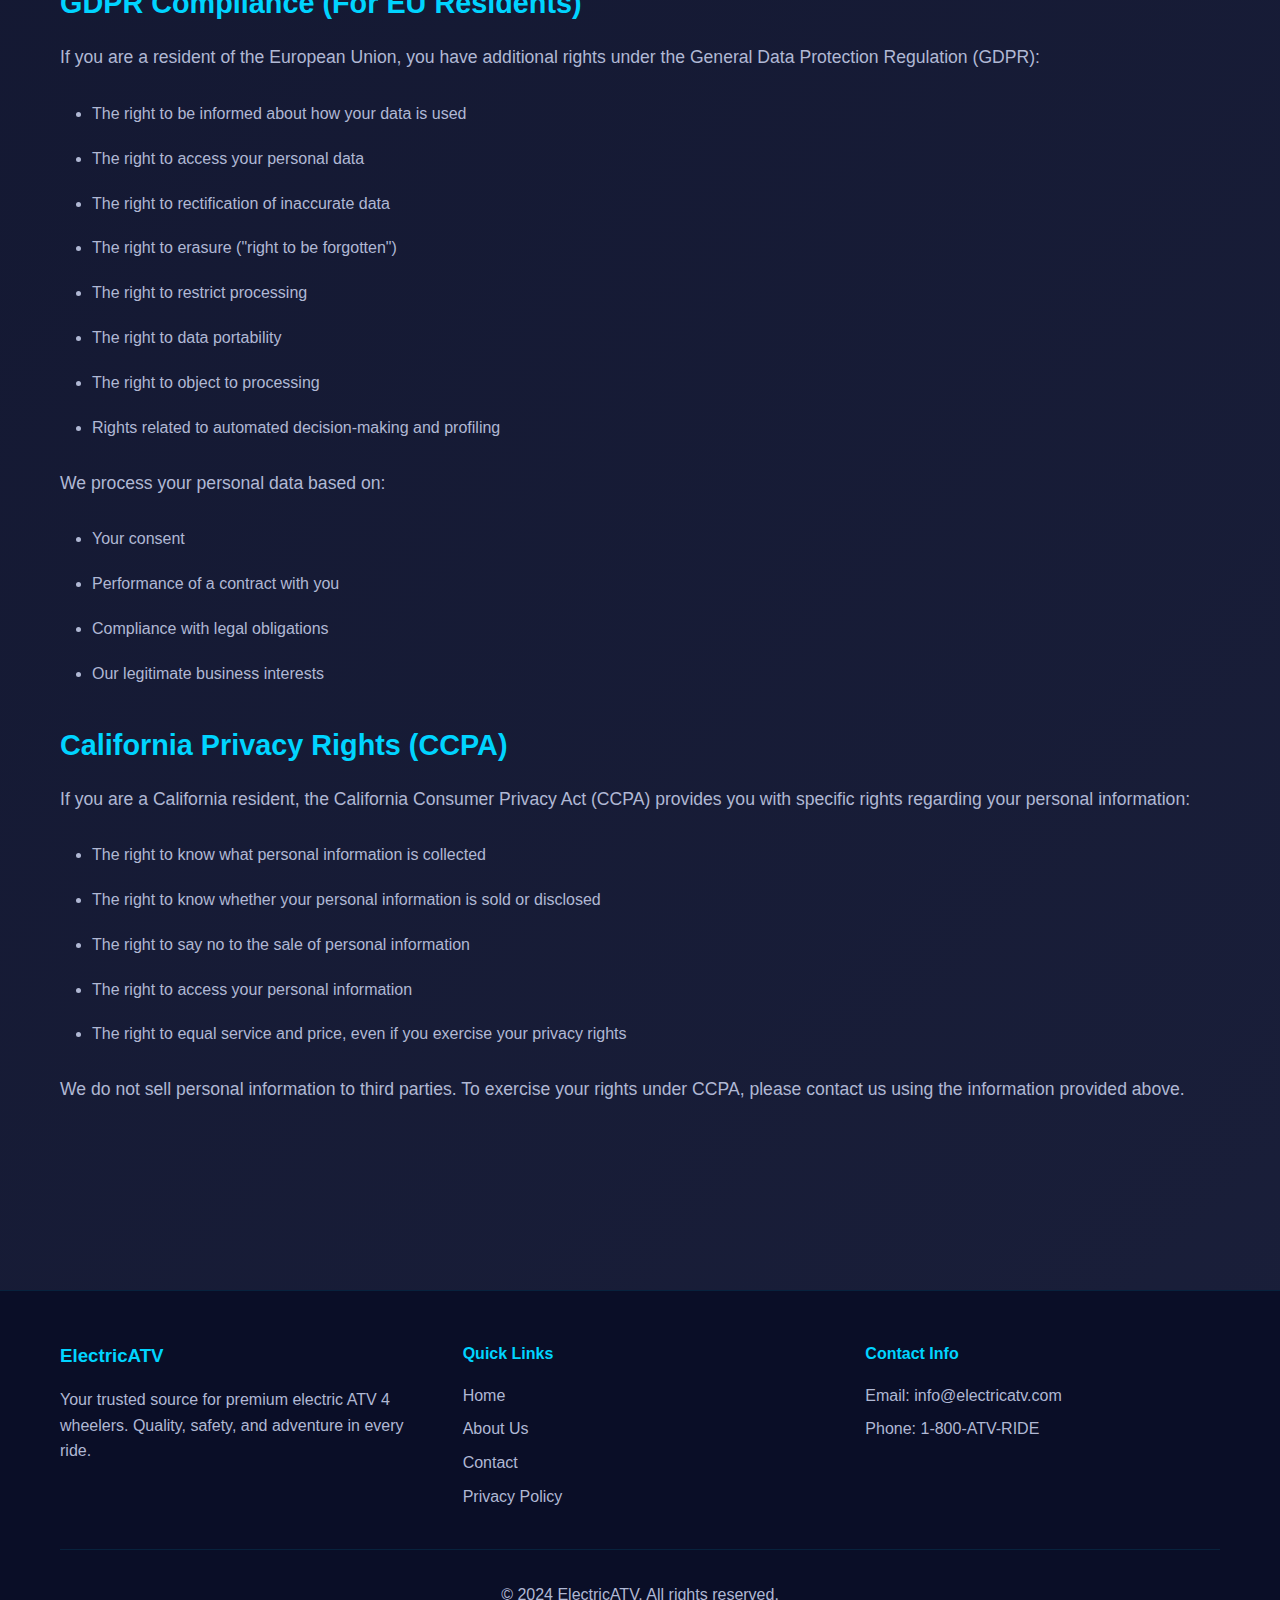
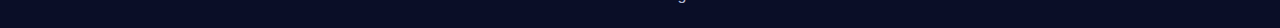
<file: privacy.html>
<!DOCTYPE html>
<html lang="en">
<head>
    <meta charset="UTF-8">
    <meta name="viewport" content="width=device-width, initial-scale=1.0">
    <meta name="description" content="Read our privacy policy to understand how ElectricATV collects, uses, and protects your personal information when you visit our website or purchase our products.">
    <meta name="keywords" content="privacy policy, data protection, personal information, electric ATV privacy">
    <title>Privacy Policy | Electric ATV 4 Wheelers</title>
    <link rel="stylesheet" href="style.css">
</head>
<body>
    <header>
        <nav class="navbar">
            <div class="container">
                <div class="logo">
                    <h1>⚡ ElectricATV</h1>
                </div>
                <ul class="nav-menu">
                    <li><a href="index.html">Home</a></li>
                    <li><a href="about.html">About Us</a></li>
                    <li><a href="contact.html">Contact</a></li>
                    <li><a href="privacy.html" class="active">Privacy Policy</a></li>
                </ul>
                <div class="menu-toggle">
                    <span></span>
                    <span></span>
                    <span></span>
                </div>
            </div>
        </nav>
    </header>

    <main>
        <section class="hero" style="padding: 60px 0;">
            <div class="container">
                <h2>Privacy Policy</h2>
                <p class="hero-subtitle">Your Privacy Matters to Us</p>
            </div>
        </section>

        <section class="content-section">
            <div class="container">
                <p><strong>Last Updated: January 2024</strong></p>

                <p>At ElectricATV, we are committed to protecting your privacy and ensuring the security of your personal information. This Privacy Policy explains how we collect, use, disclose, and safeguard your information when you visit our website or purchase our products. Please read this policy carefully to understand our practices regarding your personal data.</p>

                <h3>1. Information We Collect</h3>
                
                <p><strong>Personal Information:</strong> When you interact with our website or make a purchase, we may collect personal information that you voluntarily provide, including but not limited to:</p>
                <ul>
                    <li>Name and contact information (email address, phone number, mailing address)</li>
                    <li>Billing and shipping addresses</li>
                    <li>Payment information (processed securely through third-party payment processors)</li>
                    <li>Order history and preferences</li>
                    <li>Customer service correspondence</li>
                    <li>Product reviews and feedback</li>
                </ul>

                <p><strong>Automatically Collected Information:</strong> When you visit our website, we may automatically collect certain information about your device and browsing behavior, including:</p>
                <ul>
                    <li>IP address and browser type</li>
                    <li>Operating system and device information</li>
                    <li>Pages visited and time spent on our site</li>
                    <li>Referring website addresses</li>
                    <li>Cookies and similar tracking technologies</li>
                </ul>

                <h3>2. How We Use Your Information</h3>
                
                <p>We use the information we collect for various purposes, including:</p>
                <ul>
                    <li><strong>Order Processing:</strong> To process and fulfill your orders, manage payments, and provide customer support</li>
                    <li><strong>Communication:</strong> To send order confirmations, shipping updates, and respond to your inquiries</li>
                    <li><strong>Marketing:</strong> To send promotional materials, newsletters, and special offers (with your consent)</li>
                    <li><strong>Website Improvement:</strong> To analyze website usage and improve our services and user experience</li>
                    <li><strong>Legal Compliance:</strong> To comply with legal obligations and protect our rights</li>
                    <li><strong>Fraud Prevention:</strong> To detect and prevent fraudulent transactions and unauthorized access</li>
                </ul>

                <h3>3. Information Sharing and Disclosure</h3>
                
                <p>We do not sell, trade, or rent your personal information to third parties. We may share your information only in the following circumstances:</p>
                <ul>
                    <li><strong>Service Providers:</strong> With trusted third-party service providers who assist us in operating our website, processing payments, shipping products, and conducting our business</li>
                    <li><strong>Legal Requirements:</strong> When required by law, court order, or governmental authority</li>
                    <li><strong>Business Transfers:</strong> In connection with a merger, acquisition, or sale of assets</li>
                    <li><strong>Protection of Rights:</strong> To protect the rights, property, or safety of ElectricATV, our customers, or others</li>
                </ul>

                <h3>4. Data Security</h3>
                
                <p>We implement appropriate technical and organizational security measures to protect your personal information against unauthorized access, alteration, disclosure, or destruction. These measures include:</p>
                <ul>
                    <li>Encryption of sensitive data during transmission (SSL/TLS)</li>
                    <li>Secure storage of customer information</li>
                    <li>Regular security audits and updates</li>
                    <li>Limited access to personal information by authorized personnel only</li>
                    <li>Secure payment processing through PCI-DSS compliant providers</li>
                </ul>

                <p>However, no method of transmission over the internet or electronic storage is 100% secure. While we strive to protect your personal information, we cannot guarantee absolute security.</p>

                <h3>5. Cookies and Tracking Technologies</h3>
                
                <p>Our website uses cookies and similar tracking technologies to enhance your browsing experience. Cookies are small data files stored on your device that help us:</p>
                <ul>
                    <li>Remember your preferences and settings</li>
                    <li>Understand how you use our website</li>
                    <li>Improve website functionality and performance</li>
                    <li>Deliver personalized content and advertisements</li>
                </ul>

                <p>You can control cookie settings through your browser preferences. However, disabling cookies may affect your ability to use certain features of our website.</p>

                <h3>6. Your Privacy Rights</h3>
                
                <p>Depending on your location, you may have certain rights regarding your personal information, including:</p>
                <ul>
                    <li><strong>Access:</strong> The right to request access to your personal information</li>
                    <li><strong>Correction:</strong> The right to request correction of inaccurate or incomplete data</li>
                    <li><strong>Deletion:</strong> The right to request deletion of your personal information</li>
                    <li><strong>Opt-Out:</strong> The right to opt-out of marketing communications</li>
                    <li><strong>Data Portability:</strong> The right to receive your data in a structured, machine-readable format</li>
                    <li><strong>Object to Processing:</strong> The right to object to certain types of data processing</li>
                </ul>

                <p>To exercise these rights, please contact us using the information provided below.</p>

                <h3>7. Children's Privacy</h3>
                
                <p>Our products are designed for children, but our website and services are directed to adults. We do not knowingly collect personal information from children under the age of 13 without parental consent. If you believe we have inadvertently collected information from a child, please contact us immediately so we can delete such information.</p>

                <h3>8. Third-Party Links</h3>
                
                <p>Our website may contain links to third-party websites, including our partner retailers. We are not responsible for the privacy practices or content of these external sites. We encourage you to review the privacy policies of any third-party sites you visit.</p>

                <h3>9. International Data Transfers</h3>
                
                <p>Your information may be transferred to and maintained on servers located outside your state, province, or country. By using our website, you consent to the transfer of your information to facilities located in the United States and other countries where we operate.</p>

                <h3>10. Changes to This Privacy Policy</h3>
                
                <p>We reserve the right to update this Privacy Policy at any time. We will notify you of any material changes by posting the new Privacy Policy on this page and updating the "Last Updated" date. We encourage you to review this Privacy Policy periodically to stay informed about how we protect your information.</p>

                <h3>11. Contact Us</h3>
                
                <p>If you have any questions, concerns, or requests regarding this Privacy Policy or our data practices, please contact us:</p>
                <ul>
                    <li><strong>Email:</strong> privacy@electricatv.com</li>
                    <li><strong>Phone:</strong> 1-800-ATV-RIDE (1-800-288-7433)</li>
                    <li><strong>Mail:</strong> ElectricATV Privacy Officer, 123 Innovation Drive, Tech Valley, CA 94000, United States</li>
                </ul>

                <div style="text-align: center; margin-top: 3rem; padding: 2rem; background: rgba(0, 212, 255, 0.1); border-radius: 12px;">
                    <h3 style="color: var(--primary-color); margin-bottom: 1rem;">Explore Our Electric ATV Collection</h3>
                    <p style="margin-bottom: 1.5rem;">Discover safe, eco-friendly adventure vehicles for young explorers.</p>
                    <a href="https://carzonetoys.com/our-collection/atv-4-wheeler" class="btn btn-primary" target="_blank" rel="noopener noreferrer">Carzone 12V Ride-On Bumper</a>
                </div>

                <h3>GDPR Compliance (For EU Residents)</h3>
                
                <p>If you are a resident of the European Union, you have additional rights under the General Data Protection Regulation (GDPR):</p>
                <ul>
                    <li>The right to be informed about how your data is used</li>
                    <li>The right to access your personal data</li>
                    <li>The right to rectification of inaccurate data</li>
                    <li>The right to erasure ("right to be forgotten")</li>
                    <li>The right to restrict processing</li>
                    <li>The right to data portability</li>
                    <li>The right to object to processing</li>
                    <li>Rights related to automated decision-making and profiling</li>
                </ul>

                <p>We process your personal data based on:</p>
                <ul>
                    <li>Your consent</li>
                    <li>Performance of a contract with you</li>
                    <li>Compliance with legal obligations</li>
                    <li>Our legitimate business interests</li>
                </ul>

                <h3>California Privacy Rights (CCPA)</h3>
                
                <p>If you are a California resident, the California Consumer Privacy Act (CCPA) provides you with specific rights regarding your personal information:</p>
                <ul>
                    <li>The right to know what personal information is collected</li>
                    <li>The right to know whether your personal information is sold or disclosed</li>
                    <li>The right to say no to the sale of personal information</li>
                    <li>The right to access your personal information</li>
                    <li>The right to equal service and price, even if you exercise your privacy rights</li>
                </ul>

                <p>We do not sell personal information to third parties. To exercise your rights under CCPA, please contact us using the information provided above.</p>
            </div>
        </section>
    </main>

    <footer>
        <div class="container">
            <div class="footer-content">
                <div class="footer-section">
                    <h3>ElectricATV</h3>
                    <p>Your trusted source for premium electric ATV 4 wheelers. Quality, safety, and adventure in every ride.</p>
                </div>
                <div class="footer-section">
                    <h4>Quick Links</h4>
                    <ul>
                        <li><a href="index.html">Home</a></li>
                        <li><a href="about.html">About Us</a></li>
                        <li><a href="contact.html">Contact</a></li>
                        <li><a href="privacy.html">Privacy Policy</a></li>
                    </ul>
                </div>
                <div class="footer-section">
                    <h4>Contact Info</h4>
                    <p>Email: info@electricatv.com</p>
                    <p>Phone: 1-800-ATV-RIDE</p>
                </div>
            </div>
            <div class="footer-bottom">
                <p>&copy; 2024 ElectricATV. All rights reserved.</p>
            </div>
        </div>
    </footer>

    <script>
        const menuToggle = document.querySelector('.menu-toggle');
        const navMenu = document.querySelector('.nav-menu');
        
        menuToggle.addEventListener('click', () => {
            navMenu.classList.toggle('active');
            menuToggle.classList.toggle('active');
        });
    </script>
</body>
</html>
</file>
<file: style.css>
* {
    margin: 0;
    padding: 0;
    box-sizing: border-box;
}

:root {
    --primary-color: #00d4ff;
    --secondary-color: #0066ff;
    --dark-bg: #0a0e27;
    --light-bg: #1a1f3a;
    --text-color: #ffffff;
    --text-secondary: #b0b8d4;
    --accent-color: #ff6b35;
    --success-color: #00ff88;
    --border-radius: 12px;
    --transition: all 0.3s ease;
}

body {
    font-family: 'Segoe UI', Tahoma, Geneva, Verdana, sans-serif;
    line-height: 1.6;
    color: var(--text-color);
    background: linear-gradient(135deg, #0a0e27 0%, #1a1f3a 100%);
    min-height: 100vh;
}

.container {
    max-width: 1200px;
    margin: 0 auto;
    padding: 0 20px;
}

header {
    background: rgba(10, 14, 39, 0.95);
    backdrop-filter: blur(10px);
    position: sticky;
    top: 0;
    z-index: 1000;
    box-shadow: 0 4px 20px rgba(0, 212, 255, 0.1);
}

.navbar {
    padding: 1rem 0;
}

.navbar .container {
    display: flex;
    justify-content: space-between;
    align-items: center;
}

.logo h1 {
    font-size: 1.8rem;
    background: linear-gradient(135deg, var(--primary-color), var(--secondary-color));
    -webkit-background-clip: text;
    -webkit-text-fill-color: transparent;
    background-clip: text;
}

.nav-menu {
    display: flex;
    list-style: none;
    gap: 2rem;
}

.nav-menu a {
    color: var(--text-secondary);
    text-decoration: none;
    font-weight: 500;
    transition: var(--transition);
    position: relative;
}

.nav-menu a:hover,
.nav-menu a.active {
    color: var(--primary-color);
}

.nav-menu a::after {
    content: '';
    position: absolute;
    bottom: -5px;
    left: 0;
    width: 0;
    height: 2px;
    background: var(--primary-color);
    transition: var(--transition);
}

.nav-menu a:hover::after,
.nav-menu a.active::after {
    width: 100%;
}

.menu-toggle {
    display: none;
    flex-direction: column;
    cursor: pointer;
    gap: 5px;
}

.menu-toggle span {
    width: 25px;
    height: 3px;
    background: var(--primary-color);
    border-radius: 2px;
    transition: var(--transition);
}

.hero {
    padding: 100px 0;
    text-align: center;
    background: linear-gradient(135deg, rgba(0, 102, 255, 0.1) 0%, rgba(0, 212, 255, 0.1) 100%);
    position: relative;
    overflow: hidden;
}

.hero::before {
    content: '';
    position: absolute;
    top: -50%;
    right: -50%;
    width: 100%;
    height: 100%;
    background: radial-gradient(circle, rgba(0, 212, 255, 0.15) 0%, transparent 70%);
    animation: pulse 4s ease-in-out infinite;
}

@keyframes pulse {
    0%, 100% { transform: scale(1); }
    50% { transform: scale(1.1); }
}

.hero-content {
    position: relative;
    z-index: 1;
}

.hero h2 {
    font-size: 3.5rem;
    margin-bottom: 1rem;
    background: linear-gradient(135deg, var(--primary-color), var(--secondary-color));
    -webkit-background-clip: text;
    -webkit-text-fill-color: transparent;
    background-clip: text;
    line-height: 1.2;
}

.hero-subtitle {
    font-size: 1.5rem;
    color: var(--text-secondary);
    margin-bottom: 1.5rem;
}

.hero-description {
    font-size: 1.1rem;
    color: var(--text-secondary);
    max-width: 800px;
    margin: 0 auto 2.5rem;
    line-height: 1.8;
}

.cta-buttons {
    display: flex;
    gap: 1.5rem;
    justify-content: center;
    flex-wrap: wrap;
}

.btn {
    display: inline-block;
    padding: 15px 35px;
    border-radius: var(--border-radius);
    text-decoration: none;
    font-weight: 600;
    font-size: 1.1rem;
    transition: var(--transition);
    cursor: pointer;
    border: none;
}

.btn-primary {
    background: linear-gradient(135deg, var(--primary-color), var(--secondary-color));
    color: var(--dark-bg);
    box-shadow: 0 5px 20px rgba(0, 212, 255, 0.3);
}

.btn-primary:hover {
    transform: translateY(-3px);
    box-shadow: 0 8px 30px rgba(0, 212, 255, 0.5);
}

.btn-secondary {
    background: transparent;
    color: var(--primary-color);
    border: 2px solid var(--primary-color);
}

.btn-secondary:hover {
    background: var(--primary-color);
    color: var(--dark-bg);
}

.btn-large {
    padding: 18px 45px;
    font-size: 1.2rem;
}

.section-title {
    font-size: 2.5rem;
    text-align: center;
    margin-bottom: 3rem;
    background: linear-gradient(135deg, var(--primary-color), var(--secondary-color));
    -webkit-background-clip: text;
    -webkit-text-fill-color: transparent;
    background-clip: text;
}

.features {
    padding: 80px 0;
}

.features-grid {
    display: grid;
    grid-template-columns: repeat(auto-fit, minmax(300px, 1fr));
    gap: 2rem;
}

.feature-card {
    background: linear-gradient(135deg, rgba(26, 31, 58, 0.8), rgba(10, 14, 39, 0.8));
    padding: 2.5rem;
    border-radius: var(--border-radius);
    text-align: center;
    transition: var(--transition);
    border: 1px solid rgba(0, 212, 255, 0.1);
}

.feature-card:hover {
    transform: translateY(-10px);
    border-color: var(--primary-color);
    box-shadow: 0 10px 40px rgba(0, 212, 255, 0.2);
}

.feature-icon {
    font-size: 3.5rem;
    margin-bottom: 1rem;
}

.feature-card h3 {
    font-size: 1.5rem;
    margin-bottom: 1rem;
    color: var(--primary-color);
}

.feature-card p {
    color: var(--text-secondary);
    line-height: 1.8;
}

.benefits {
    padding: 80px 0;
    background: rgba(0, 102, 255, 0.05);
}

.benefits-content {
    display: grid;
    grid-template-columns: 1fr 1fr;
    gap: 4rem;
    align-items: center;
}

.benefits-text h2 {
    font-size: 2.5rem;
    margin-bottom: 1.5rem;
    color: var(--primary-color);
}

.benefits-text p {
    color: var(--text-secondary);
    margin-bottom: 2rem;
    line-height: 1.8;
    font-size: 1.1rem;
}

.benefits-list {
    list-style: none;
    margin-bottom: 2rem;
}

.benefits-list li {
    padding: 0.8rem 0;
    color: var(--text-secondary);
    font-size: 1.1rem;
    display: flex;
    align-items: center;
}

.benefits-image {
    display: flex;
    justify-content: center;
    align-items: center;
}

.image-placeholder {
    width: 100%;
    aspect-ratio: 1;
    background: linear-gradient(135deg, rgba(0, 212, 255, 0.1), rgba(0, 102, 255, 0.1));
    border-radius: var(--border-radius);
    display: flex;
    justify-content: center;
    align-items: center;
    border: 2px solid rgba(0, 212, 255, 0.3);
}

.image-placeholder span {
    font-size: 8rem;
}

.cta-section {
    padding: 80px 0;
    text-align: center;
    background: linear-gradient(135deg, rgba(0, 102, 255, 0.15), rgba(0, 212, 255, 0.15));
}

.cta-section h2 {
    font-size: 2.5rem;
    margin-bottom: 1rem;
}

.cta-section p {
    font-size: 1.2rem;
    color: var(--text-secondary);
    margin-bottom: 2rem;
}

.content-section {
    padding: 80px 0;
}

.content-section h2 {
    font-size: 2.5rem;
    margin-bottom: 2rem;
    color: var(--primary-color);
}

.content-section h3 {
    font-size: 1.8rem;
    margin: 2rem 0 1rem;
    color: var(--primary-color);
}

.content-section p {
    color: var(--text-secondary);
    margin-bottom: 1.5rem;
    line-height: 1.8;
    font-size: 1.1rem;
}

.content-section ul {
    color: var(--text-secondary);
    margin: 1.5rem 0;
    padding-left: 2rem;
    line-height: 2;
}

.content-section ul li {
    margin-bottom: 0.8rem;
}

.contact-info {
    background: linear-gradient(135deg, rgba(26, 31, 58, 0.8), rgba(10, 14, 39, 0.8));
    padding: 2.5rem;
    border-radius: var(--border-radius);
    border: 1px solid rgba(0, 212, 255, 0.1);
    margin: 2rem 0;
}

.contact-info h3 {
    color: var(--primary-color);
    margin-bottom: 1.5rem;
}

.contact-info p {
    margin-bottom: 1rem;
    font-size: 1.1rem;
}

.contact-form {
    background: linear-gradient(135deg, rgba(26, 31, 58, 0.8), rgba(10, 14, 39, 0.8));
    padding: 2.5rem;
    border-radius: var(--border-radius);
    border: 1px solid rgba(0, 212, 255, 0.1);
    margin: 2rem 0;
}

.form-group {
    margin-bottom: 1.5rem;
}

.form-group label {
    display: block;
    margin-bottom: 0.5rem;
    color: var(--primary-color);
    font-weight: 600;
}

.form-group input,
.form-group textarea {
    width: 100%;
    padding: 12px;
    background: rgba(26, 31, 58, 0.6);
    border: 1px solid rgba(0, 212, 255, 0.2);
    border-radius: 8px;
    color: var(--text-color);
    font-family: inherit;
    font-size: 1rem;
    transition: var(--transition);
}

.form-group input:focus,
.form-group textarea:focus {
    outline: none;
    border-color: var(--primary-color);
    box-shadow: 0 0 10px rgba(0, 212, 255, 0.2);
}

.form-group textarea {
    min-height: 150px;
    resize: vertical;
}

footer {
    background: var(--dark-bg);
    padding: 50px 0 20px;
    margin-top: 80px;
    border-top: 1px solid rgba(0, 212, 255, 0.1);
}

.footer-content {
    display: grid;
    grid-template-columns: repeat(auto-fit, minmax(250px, 1fr));
    gap: 3rem;
    margin-bottom: 2rem;
}

.footer-section h3,
.footer-section h4 {
    color: var(--primary-color);
    margin-bottom: 1rem;
}

.footer-section p,
.footer-section ul li {
    color: var(--text-secondary);
    margin-bottom: 0.5rem;
}

.footer-section ul {
    list-style: none;
}

.footer-section ul li a {
    color: var(--text-secondary);
    text-decoration: none;
    transition: var(--transition);
}

.footer-section ul li a:hover {
    color: var(--primary-color);
}

.footer-bottom {
    text-align: center;
    padding-top: 2rem;
    border-top: 1px solid rgba(0, 212, 255, 0.1);
}

.footer-bottom p {
    color: var(--text-secondary);
}

@media (max-width: 768px) {
    .menu-toggle {
        display: flex;
    }

    .nav-menu {
        position: absolute;
        top: 100%;
        left: 0;
        right: 0;
        background: rgba(10, 14, 39, 0.98);
        flex-direction: column;
        padding: 2rem;
        gap: 1rem;
        transform: translateY(-100%);
        opacity: 0;
        pointer-events: none;
        transition: var(--transition);
    }

    .nav-menu.active {
        transform: translateY(0);
        opacity: 1;
        pointer-events: all;
    }

    .hero h2 {
        font-size: 2.5rem;
    }

    .hero-subtitle {
        font-size: 1.2rem;
    }

    .hero-description {
        font-size: 1rem;
    }

    .cta-buttons {
        flex-direction: column;
        align-items: center;
    }

    .btn {
        width: 100%;
        max-width: 300px;
    }

    .features-grid {
        grid-template-columns: 1fr;
    }

    .benefits-content {
        grid-template-columns: 1fr;
        gap: 2rem;
    }

    .section-title {
        font-size: 2rem;
    }

    .content-section h2 {
        font-size: 2rem;
    }

    .content-section h3 {
        font-size: 1.5rem;
    }

    .footer-content {
        grid-template-columns: 1fr;
        gap: 2rem;
    }
}

@media (max-width: 480px) {
    .container {
        padding: 0 15px;
    }

    .hero {
        padding: 60px 0;
    }

    .hero h2 {
        font-size: 2rem;
    }

    .logo h1 {
        font-size: 1.5rem;
    }

    .features,
    .benefits,
    .content-section,
    .cta-section {
        padding: 50px 0;
    }

    .image-placeholder span {
        font-size: 5rem;
    }
}
</file>
